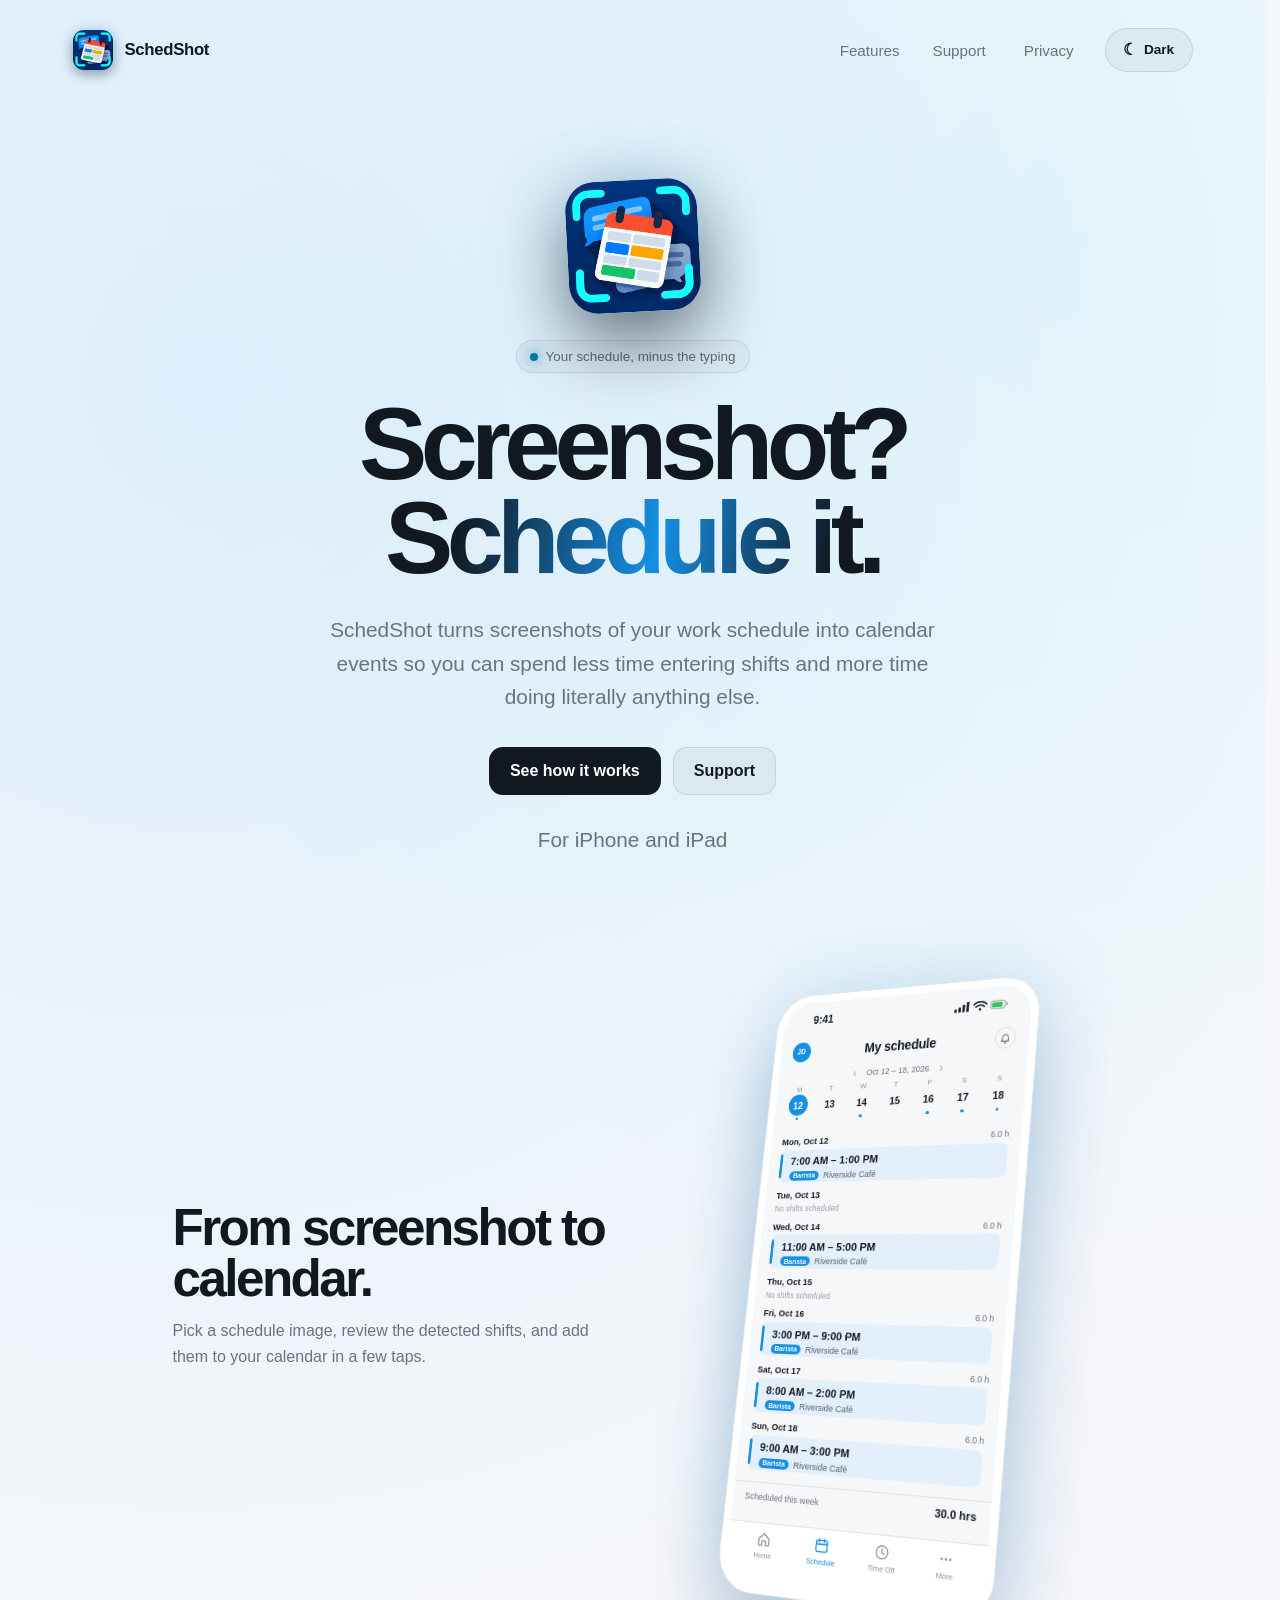
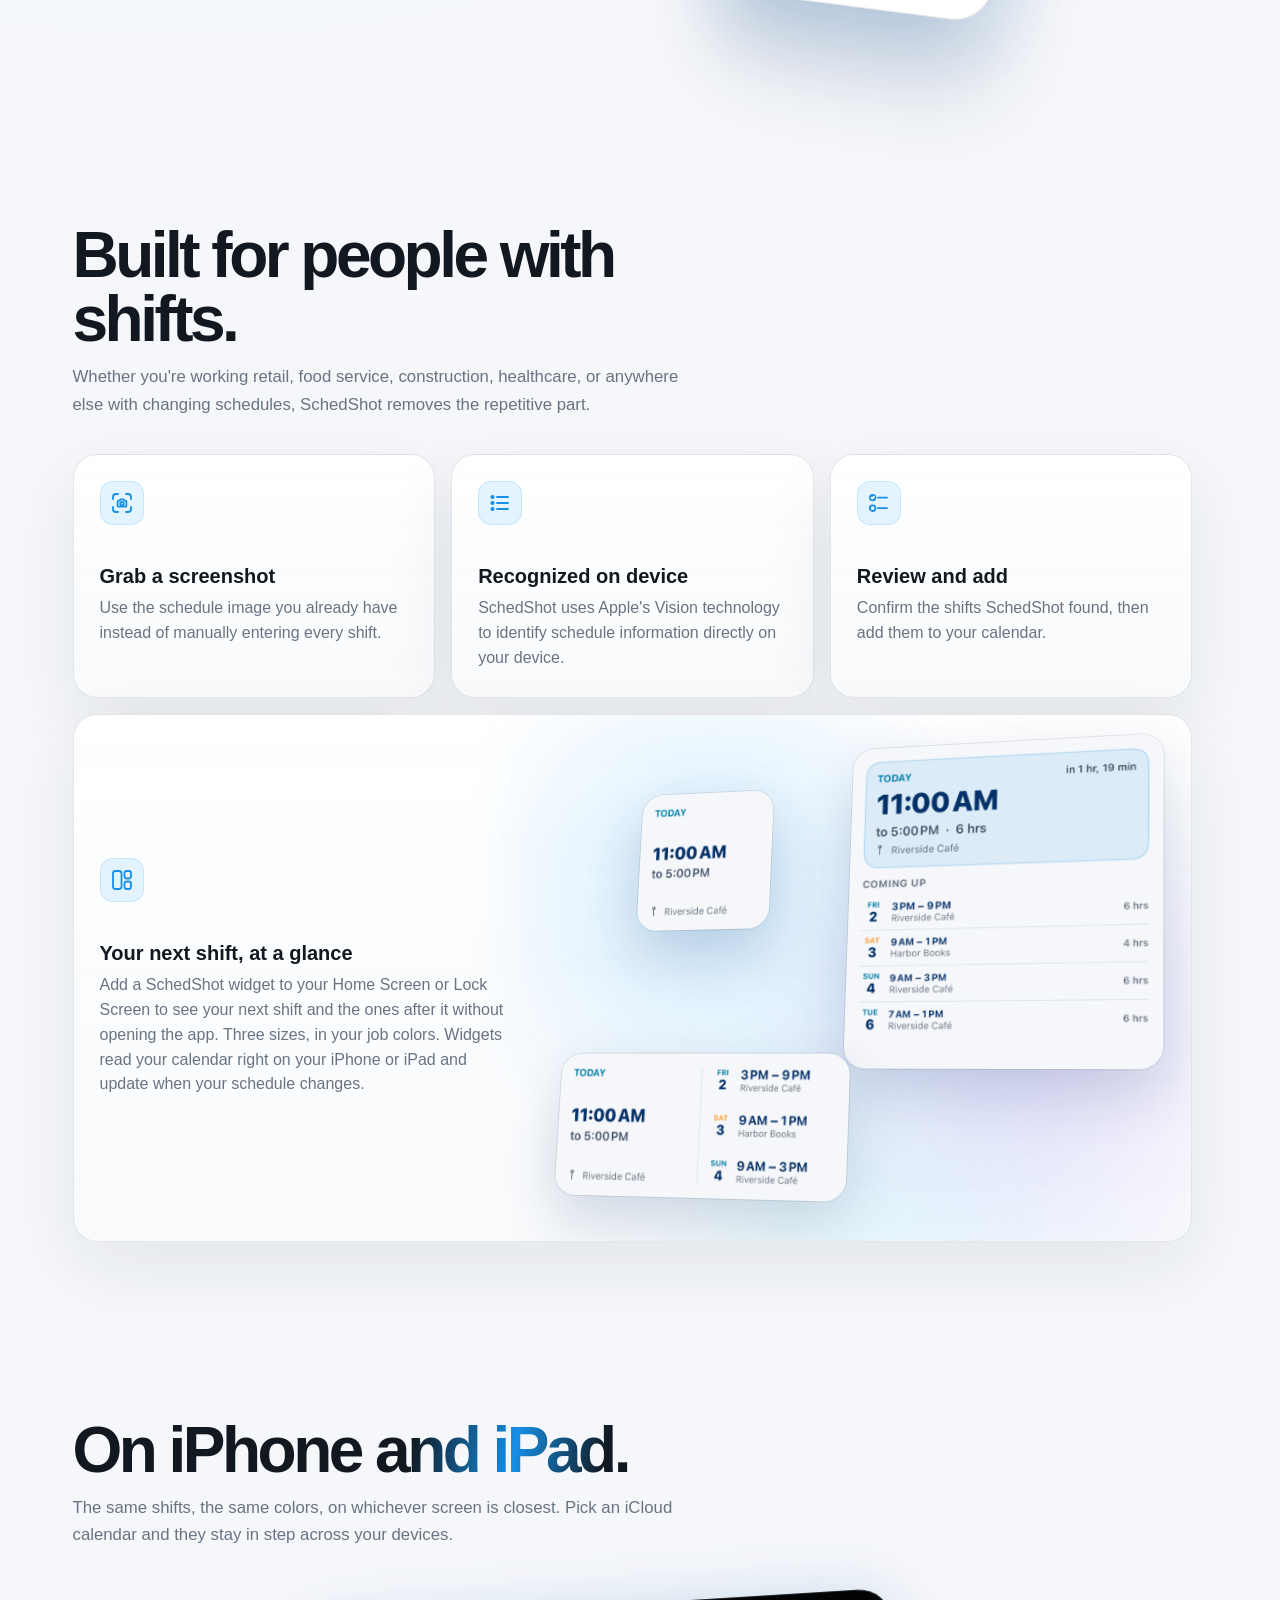
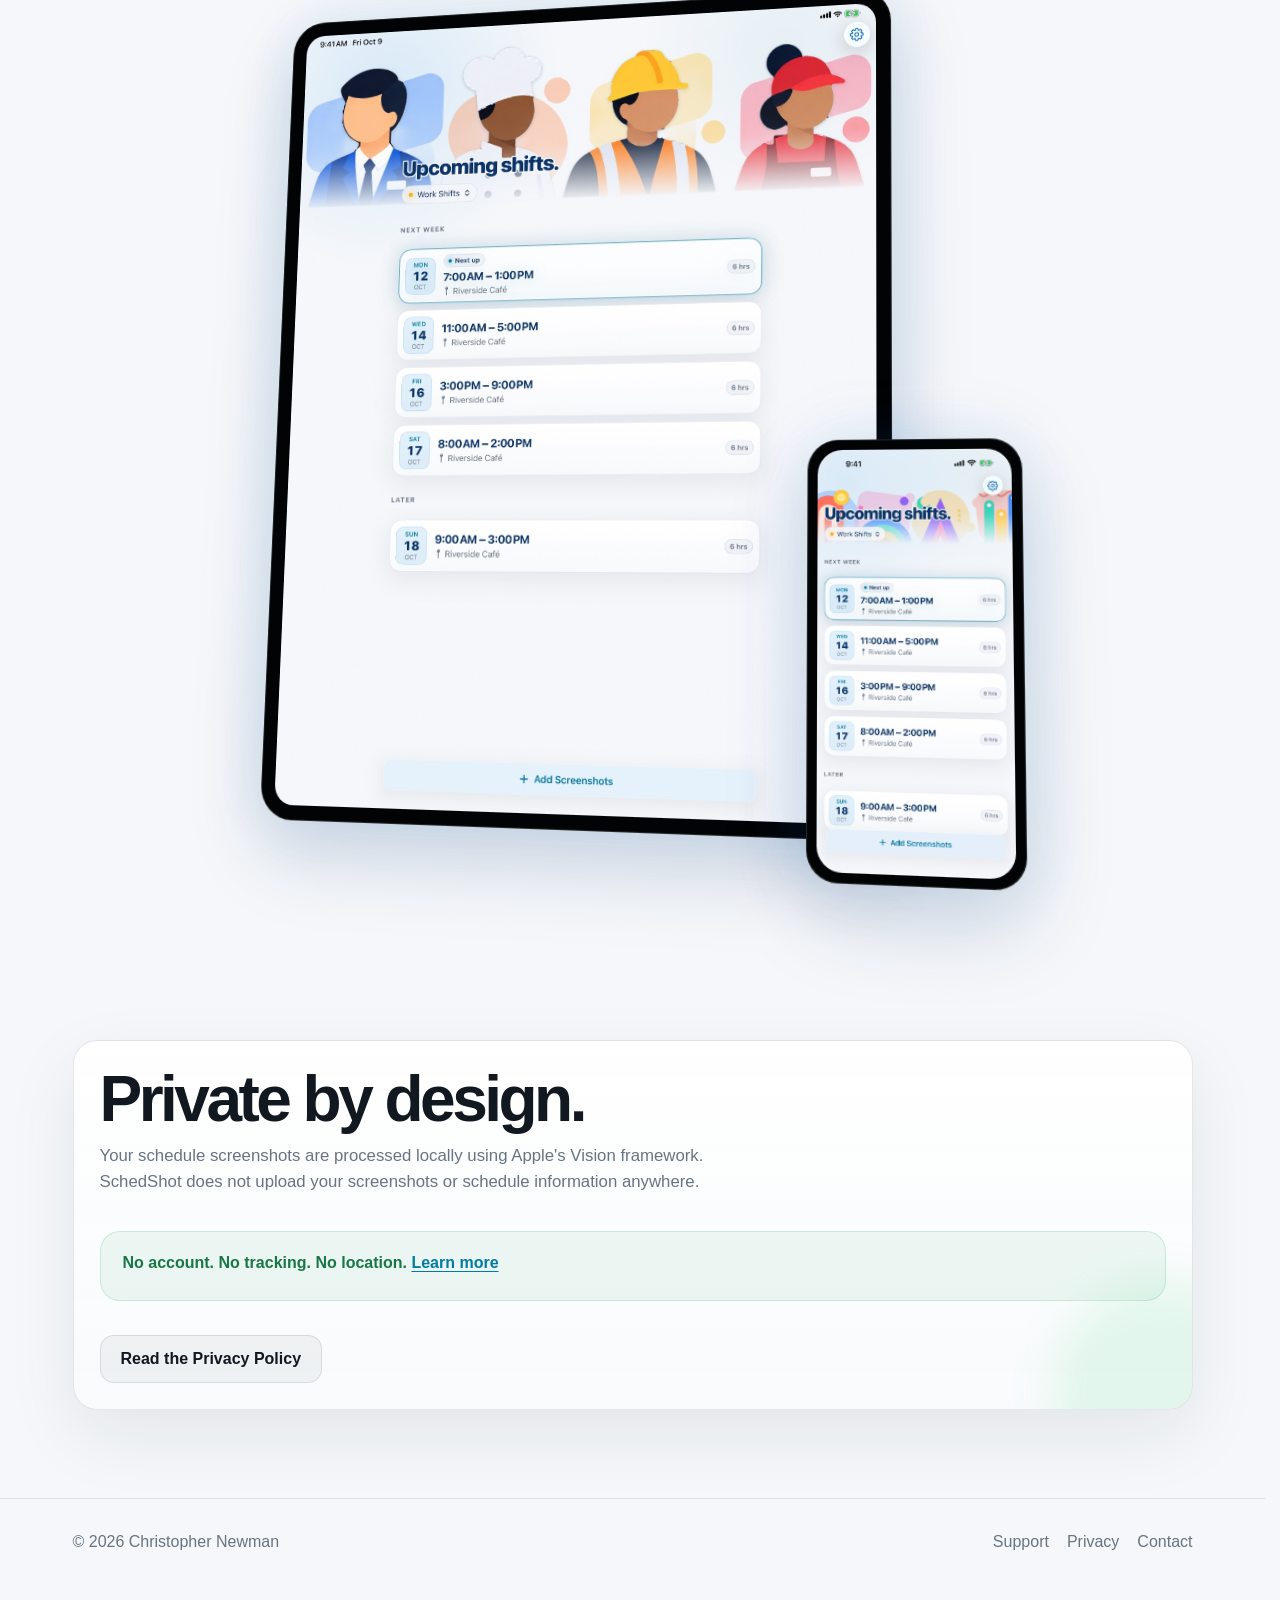
<file: index.html>
<!doctype html>
<html lang="en">
<head>
  <meta charset="utf-8" />
  <meta name="viewport" content="width=device-width, initial-scale=1" />
  <title>SchedShot</title>
  <meta
    name="description"
    content="Turn screenshots of your work schedule into calendar events."
  />
  <link rel="icon" type="image/svg+xml" href="favicon.svg" />
  <link rel="icon" type="image/png" sizes="32x32" href="favicon-32.png" />
  <link rel="apple-touch-icon" href="apple-touch-icon.png" />
<script src="theme.js"></script>
  <link rel="stylesheet" href="style.css?v=18">
</head>
<body class="home-page">
  <div class="wrap">
    <nav aria-label="Main navigation">
      <a href="index.html" class="brand" aria-label="SchedShot home">
        <img class="brand-icon" src="schedshot-icon.png" alt="" />
        SchedShot
      </a>
      <div class="nav-links">
        <a href="index.html#features">Features</a>
        <a href="support.html">Support</a>
        <a href="privacy.html">Privacy</a>
        <button class="theme-toggle" id="theme-toggle" type="button"
          aria-label="Switch appearance" hidden>
          <span id="theme-icon" aria-hidden="true">☀︎</span>
          <span class="theme-label" id="theme-label">Light</span>
        </button>
      </div>
    </nav>
    <main>
      <section class="hero">
        <div class="hero-icon-wrap">
          <img
            src="schedshot-icon.png"
            alt="SchedShot app icon"
            class="hero-icon"
          />
        </div>
        <div class="eyebrow">
          <span class="dot"></span>
          Your schedule, minus the typing
        </div>
        <h1>
          Screenshot?<br>
          <span class="gradient-text">
            Schedule it.
          </span>
        </h1>
        <p>
          SchedShot turns screenshots of your work schedule
          into calendar events so you can spend less time
          entering shifts and more time doing literally
          anything else.
        </p>
        <div class="buttons">
          <a
            class="button primary"
            href="#features"
          >
            See how it works
          </a>
          <a
            class="button secondary"
            href="support.html"
          >
            Support
          </a>
        </div>
        <p class="platforms">For iPhone and iPad</p>
        <div class="app-preview">
          <div class="mock-window">
            <div class="mock-copy">
              <h2>
                From screenshot to calendar.
              </h2>
              <p>
                Pick a schedule image, review the detected
                shifts, and add them to your calendar in a
                few taps.
              </p>
            </div>
            <div class="phone">
              <!-- The phone plays a loop: a schedule screenshot is scanned by a sweeping
                   light, revealing the app's Upcoming shifts screen, then each header
                   (workers, flowers, shapes, winter) wipes in over the last, and it
                   returns to the schedule. The app screenshots are real; one set (light or
                   dark) shows to match the site's theme. Sizes and the hiding are set here
                   so it still works if an old stylesheet is cached. -->
              <div class="screen">
                <div class="deck deck-dark">
                  <img class="h1" src="app-workers-dark.jpg" width="300" height="652" alt="SchedShot's Upcoming shifts screen in dark mode with the workers header" />
                  <img class="h2" src="app-flowers-dark.jpg" width="300" height="652" alt="SchedShot's Upcoming shifts screen in dark mode with the flowers header" aria-hidden="true"
                    style="position: absolute; inset: 0; width: 100%; height: 100%; clip-path: inset(0 0 100% 0)" />
                  <img class="h3" src="app-shapes-dark.jpg" width="300" height="652" alt="SchedShot's Upcoming shifts screen in dark mode with the shapes header" aria-hidden="true"
                    style="position: absolute; inset: 0; width: 100%; height: 100%; clip-path: inset(0 0 100% 0)" />
                  <img class="h4" src="app-winter-dark.jpg" width="300" height="652" alt="SchedShot's Upcoming shifts screen in dark mode with the winter header" aria-hidden="true"
                    style="position: absolute; inset: 0; width: 100%; height: 100%; clip-path: inset(0 0 100% 0)" />
                </div>
                <div class="deck deck-light" style="position: absolute; inset: 0; visibility: hidden">
                  <img class="h1" src="app-workers-light.jpg" width="300" height="652" alt="SchedShot's Upcoming shifts screen in light mode with the workers header" />
                  <img class="h2" src="app-flowers-light.jpg" width="300" height="652" alt="SchedShot's Upcoming shifts screen in light mode with the flowers header" aria-hidden="true"
                    style="position: absolute; inset: 0; width: 100%; height: 100%; clip-path: inset(0 0 100% 0)" />
                  <img class="h3" src="app-shapes-light.jpg" width="300" height="652" alt="SchedShot's Upcoming shifts screen in light mode with the shapes header" aria-hidden="true"
                    style="position: absolute; inset: 0; width: 100%; height: 100%; clip-path: inset(0 0 100% 0)" />
                  <img class="h4" src="app-winter-light.jpg" width="300" height="652" alt="SchedShot's Upcoming shifts screen in light mode with the winter header" aria-hidden="true"
                    style="position: absolute; inset: 0; width: 100%; height: 100%; clip-path: inset(0 0 100% 0)" />
                </div>
                <div class="sched" aria-hidden="true">
                  <div class="sched-status">
                    <span>9:41</span>
                    <svg viewBox="0 0 66 12" fill="currentColor">
                      <rect x="0" y="8" width="3" height="4" rx=".7" /><rect x="5" y="6" width="3" height="6" rx=".7" />
                      <rect x="10" y="3" width="3" height="9" rx=".7" /><rect x="15" y="0" width="3" height="12" rx=".7" />
                      <g fill="none" stroke="currentColor" stroke-width="1.7" stroke-linecap="round">
                        <path d="M24 4.4a11 11 0 0 1 16 0" /><path d="M26.7 7.2a7 7 0 0 1 10.6 0" />
                      </g>
                      <circle cx="32" cy="10.2" r="1.5" />
                      <rect x="45" y="1.4" width="18" height="9.2" rx="2.7" fill="none" stroke="currentColor" opacity=".45" />
                      <rect x="46.6" y="3" width="13" height="6" rx="1.5" fill="#34c759" />
                      <rect x="64.2" y="4.4" width="1.6" height="3.2" rx=".8" opacity=".45" />
                    </svg>
                  </div>
                  <div class="sched-nav"><em>JD</em><b>My schedule</b><u><svg viewBox="0 0 24 24" fill="none" stroke="currentColor" stroke-width="1.9" stroke-linecap="round" stroke-linejoin="round"><path d="M6 16v-5a6 6 0 0 1 12 0v5l1.6 2H4.4z" /><path d="M10 20.5a2 2 0 0 0 4 0" /></svg></u></div>
                  <div class="sched-week"><span>‹</span>Oct 12 – 18, 2026<span>›</span></div>
                  <div class="sched-strip">
                    <div class="d on has"><small>M</small><b>12</b><i></i></div>
                    <div class="d"><small>T</small><b>13</b><i></i></div>
                    <div class="d has"><small>W</small><b>14</b><i></i></div>
                    <div class="d"><small>T</small><b>15</b><i></i></div>
                    <div class="d has"><small>F</small><b>16</b><i></i></div>
                    <div class="d has"><small>S</small><b>17</b><i></i></div>
                    <div class="d has"><small>S</small><b>18</b><i></i></div>
                  </div>
                  <div class="sched-list">
                    <div class="day">
                      <div class="day-head"><b>Mon, Oct 12</b><span>6.0 h</span></div>
                      <div class="day-card"><b>7:00 AM – 1:00 PM</b><span><em>Barista</em>Riverside Café</span></div>
                    </div>
                    <div class="day">
                      <div class="day-head"><b>Tue, Oct 13</b><span></span></div>
                      <div class="day-none">No shifts scheduled</div>
                    </div>
                    <div class="day">
                      <div class="day-head"><b>Wed, Oct 14</b><span>6.0 h</span></div>
                      <div class="day-card"><b>11:00 AM – 5:00 PM</b><span><em>Barista</em>Riverside Café</span></div>
                    </div>
                    <div class="day">
                      <div class="day-head"><b>Thu, Oct 15</b><span></span></div>
                      <div class="day-none">No shifts scheduled</div>
                    </div>
                    <div class="day">
                      <div class="day-head"><b>Fri, Oct 16</b><span>6.0 h</span></div>
                      <div class="day-card"><b>3:00 PM – 9:00 PM</b><span><em>Barista</em>Riverside Café</span></div>
                    </div>
                    <div class="day">
                      <div class="day-head"><b>Sat, Oct 17</b><span>6.0 h</span></div>
                      <div class="day-card"><b>8:00 AM – 2:00 PM</b><span><em>Barista</em>Riverside Café</span></div>
                    </div>
                    <div class="day">
                      <div class="day-head"><b>Sun, Oct 18</b><span>6.0 h</span></div>
                      <div class="day-card"><b>9:00 AM – 3:00 PM</b><span><em>Barista</em>Riverside Café</span></div>
                    </div>
                  </div>
                  <div class="sched-total"><span>Scheduled this week</span><b>30.0 hrs</b></div>
                  <div class="sched-tabs">
                    <div><svg viewBox="0 0 24 24" fill="none" stroke="currentColor" stroke-width="1.8" stroke-linecap="round" stroke-linejoin="round"><path d="M4 11l8-7 8 7v8a1 1 0 0 1-1 1h-4v-6h-6v6H5a1 1 0 0 1-1-1z" /></svg>Home</div>
                    <div class="on"><svg viewBox="0 0 24 24" fill="none" stroke="currentColor" stroke-width="1.8" stroke-linecap="round" stroke-linejoin="round"><rect x="3.5" y="5" width="17" height="15" rx="3" /><path d="M3.5 10h17M8 3v4M16 3v4" /></svg>Schedule</div>
                    <div><svg viewBox="0 0 24 24" fill="none" stroke="currentColor" stroke-width="1.8" stroke-linecap="round" stroke-linejoin="round"><circle cx="12" cy="12" r="8.5" /><path d="M12 7.5V12l3 2" /></svg>Time Off</div>
                    <div><svg viewBox="0 0 24 24" fill="currentColor"><circle cx="6" cy="12" r="1.7" /><circle cx="12" cy="12" r="1.7" /><circle cx="18" cy="12" r="1.7" /></svg>More</div>
                  </div>
                </div>
                <div class="scan" aria-hidden="true"></div>
              </div>
            </div>
          </div>
        </div>
      </section>
      <section id="features">
        <div class="section-head">
          <h2>
            Built for people with shifts.
          </h2>
          <p>
            Whether you're working retail, food service,
            construction, healthcare, or anywhere else with
            changing schedules, SchedShot removes the
            repetitive part.
          </p>
        </div>
        <div class="grid">
          <div class="card">
            <div class="feature-icon">
              <!-- Like the app's camera.viewfinder -->
              <svg viewBox="0 0 24 24" fill="none" stroke="currentColor" stroke-width="1.8"
                stroke-linecap="round" stroke-linejoin="round" aria-hidden="true">
                <path d="M3 8V6a3 3 0 0 1 3-3h2" />
                <path d="M16 3h2a3 3 0 0 1 3 3v2" />
                <path d="M21 16v2a3 3 0 0 1-3 3h-2" />
                <path d="M8 21H6a3 3 0 0 1-3-3v-2" />
                <path d="M8.6 9.6h1.1l.9-1.3h2.8l.9 1.3h1.1a1 1 0 0 1 1 1v4.1a1 1 0 0 1-1 1H8.6a1 1 0 0 1-1-1v-4.1a1 1 0 0 1 1-1z" />
                <circle cx="12" cy="12.7" r="1.7" />
              </svg>
            </div>
            <h3>
              Grab a screenshot
            </h3>
            <p>
              Use the schedule image you already have
              instead of manually entering every shift.
            </p>
          </div>
          <div class="card">
            <div class="feature-icon">
              <!-- Like the app's list.bullet -->
              <svg viewBox="0 0 24 24" fill="none" stroke="currentColor" stroke-width="1.9"
                stroke-linecap="round" stroke-linejoin="round" aria-hidden="true">
                <circle cx="4.5" cy="6" r="1.15" fill="currentColor" />
                <circle cx="4.5" cy="12" r="1.15" fill="currentColor" />
                <circle cx="4.5" cy="18" r="1.15" fill="currentColor" />
                <path d="M9 6h11" />
                <path d="M9 12h11" />
                <path d="M9 18h11" />
              </svg>
            </div>
            <h3>
              Recognized on device
            </h3>
            <p>
              SchedShot uses Apple's Vision technology to
              identify schedule information directly on
              your device.
            </p>
          </div>
          <div class="card">
            <div class="feature-icon">
              <!-- Like the app's checklist -->
              <svg viewBox="0 0 24 24" fill="none" stroke="currentColor" stroke-width="1.8"
                stroke-linecap="round" stroke-linejoin="round" aria-hidden="true">
                <circle cx="5.6" cy="6.6" r="2.8" fill="currentColor" />
                <path d="M4.4 6.7l.9.9 1.5-1.8" style="stroke: var(--panel)" />
                <circle cx="5.6" cy="17.2" r="2.8" />
                <path d="M11 6.6h9" />
                <path d="M11 17.2h9" />
              </svg>
            </div>
            <h3>
              Review and add
            </h3>
            <p>
              Confirm the shifts SchedShot found, then add
              them to your calendar.
            </p>
          </div>
          <div class="card feature-wide">
            <div class="feature-wide-copy">
              <div class="feature-icon">
                <!-- Widgets: a large tile beside two small ones -->
                <svg viewBox="0 0 24 24" fill="none" stroke="currentColor" stroke-width="1.8"
                  stroke-linecap="round" stroke-linejoin="round" aria-hidden="true">
                  <rect x="3" y="3" width="8.5" height="18" rx="2.5" />
                  <rect x="14.5" y="3" width="6.5" height="7.5" rx="2.2" />
                  <rect x="14.5" y="13.5" width="6.5" height="7.5" rx="2.2" />
                </svg>
              </div>
              <h3>
                Your next shift, at a glance
              </h3>
              <p>
                Add a SchedShot widget to your Home Screen or
                Lock Screen to see your next shift and the ones
                after it without opening the app. Three sizes,
                in your job colors. Widgets read your calendar
                right on your iPhone or iPad and update when
                your schedule changes.
              </p>
            </div>
            <!-- The real widget designs in all three sizes, drawn by the app
                 itself with fictional shifts, in the site's light or dark:
                 a tilted, gently floating cluster over soft glows. -->
            <div class="widget-stage">
              <div class="widget-glow" aria-hidden="true"></div>
              <div class="widget-cluster">
                <figure class="widget-size large">
                  <img class="w-dark" src="widget-large-dark.png" width="728" height="764" loading="lazy" alt="The large SchedShot widget: today's shift with a countdown, and four more coming up" />
                  <img class="w-light" src="widget-large-light.png" width="728" height="764" loading="lazy" alt="The large SchedShot widget: today's shift with a countdown, and four more coming up" />
                </figure>
                <figure class="widget-size medium">
                  <img class="w-dark" src="widget-medium-dark.png" width="728" height="340" loading="lazy" alt="The medium SchedShot widget: today's shift, plus the next three" />
                  <img class="w-light" src="widget-medium-light.png" width="728" height="340" loading="lazy" alt="The medium SchedShot widget: today's shift, plus the next three" />
                </figure>
                <figure class="widget-size small">
                  <img class="w-dark" src="widget-small-dark.png" width="340" height="340" loading="lazy" alt="The small SchedShot widget: today's shift, 11:00 AM to 5:00 PM at Riverside Café" />
                  <img class="w-light" src="widget-small-light.png" width="340" height="340" loading="lazy" alt="The small SchedShot widget: today's shift, 11:00 AM to 5:00 PM at Riverside Café" />
                </figure>
              </div>
            </div>
          </div>
        </div>
      </section>
      <section class="devices" id="devices">
        <div class="section-head">
          <h2>
            On iPhone <span class="gradient-text">and iPad.</span>
          </h2>
          <p>
            The same shifts, the same colors, on whichever
            screen is closest. Pick an iCloud calendar and
            they stay in step across your devices.
          </p>
        </div>
        <!-- Real screenshots of the app in iPad and iPhone frames, cycling
             through the four header pictures with a scan sweep. The two
             devices never show the same picture, and sweep at different
             moments (the iPhone starts two pictures ahead, half a step off).
             One deck per theme, matching the site. -->
        <div class="devices-shot">
          <div class="ipad-frame">
            <div class="dev-screen">
              <div class="dev-deck deck-dark">
                <img class="d1" src="devices-ipad-workers-dark.jpg" width="1125" height="1500" loading="lazy" alt="SchedShot on iPad showing upcoming shifts" />
                <img class="d2" src="devices-ipad-flowers-dark.jpg" width="1125" height="1500" loading="lazy" alt="" aria-hidden="true" />
                <img class="d3" src="devices-ipad-shapes-dark.jpg" width="1125" height="1500" loading="lazy" alt="" aria-hidden="true" />
                <img class="d4" src="devices-ipad-winter-dark.jpg" width="1125" height="1500" loading="lazy" alt="" aria-hidden="true" />
              </div>
              <div class="dev-deck deck-light">
                <img class="d1" src="devices-ipad-workers-light.jpg" width="1125" height="1500" loading="lazy" alt="SchedShot on iPad showing upcoming shifts" />
                <img class="d2" src="devices-ipad-flowers-light.jpg" width="1125" height="1500" loading="lazy" alt="" aria-hidden="true" />
                <img class="d3" src="devices-ipad-shapes-light.jpg" width="1125" height="1500" loading="lazy" alt="" aria-hidden="true" />
                <img class="d4" src="devices-ipad-winter-light.jpg" width="1125" height="1500" loading="lazy" alt="" aria-hidden="true" />
              </div>
              <div class="dev-scan" aria-hidden="true"></div>
            </div>
          </div>
          <div class="iphone-frame">
            <div class="dev-screen">
              <div class="dev-deck deck-dark">
                <img class="d1" src="devices-iphone-shapes-dark.jpg" width="552" height="1200" loading="lazy" alt="SchedShot on iPhone showing upcoming shifts" />
                <img class="d2" src="devices-iphone-winter-dark.jpg" width="552" height="1200" loading="lazy" alt="" aria-hidden="true" />
                <img class="d3" src="devices-iphone-workers-dark.jpg" width="552" height="1200" loading="lazy" alt="" aria-hidden="true" />
                <img class="d4" src="devices-iphone-flowers-dark.jpg" width="552" height="1200" loading="lazy" alt="" aria-hidden="true" />
              </div>
              <div class="dev-deck deck-light">
                <img class="d1" src="devices-iphone-shapes-light.jpg" width="552" height="1200" loading="lazy" alt="SchedShot on iPhone showing upcoming shifts" />
                <img class="d2" src="devices-iphone-winter-light.jpg" width="552" height="1200" loading="lazy" alt="" aria-hidden="true" />
                <img class="d3" src="devices-iphone-workers-light.jpg" width="552" height="1200" loading="lazy" alt="" aria-hidden="true" />
                <img class="d4" src="devices-iphone-flowers-light.jpg" width="552" height="1200" loading="lazy" alt="" aria-hidden="true" />
              </div>
              <div class="dev-scan" aria-hidden="true"></div>
            </div>
          </div>
        </div>
      </section>
      <section>
        <div class="card privacy">
          <div class="section-head">
            <h2>
              Private by design.
            </h2>
            <p>
              Your schedule screenshots are processed
              locally using Apple's Vision framework.
              SchedShot does not upload your screenshots
              or schedule information anywhere.
            </p>
          </div>
          <div class="privacy-callout">
            <strong>
              No account. No tracking. No location.
              <a href="privacy.html#location">Learn more</a>
            </strong>
          </div>
          <div
            class="buttons left"
          >
            <a
              class="button secondary"
              href="privacy.html"
            >
              Read the Privacy Policy
            </a>
          </div>
        </div>
      </section>
    </main>
  </div>
    <footer>
      <div class="wrap footer-row">
        <div>
          © 2026 Christopher Newman
        </div>
        <div class="footer-links">
          <a href="support.html">
            Support
          </a>
          <a href="privacy.html">
            Privacy
          </a>
          <a href="mailto:schedshot@icloud.com">
            Contact
          </a>
        </div>
      </div>
    </footer>
</body>
</html>
</file>
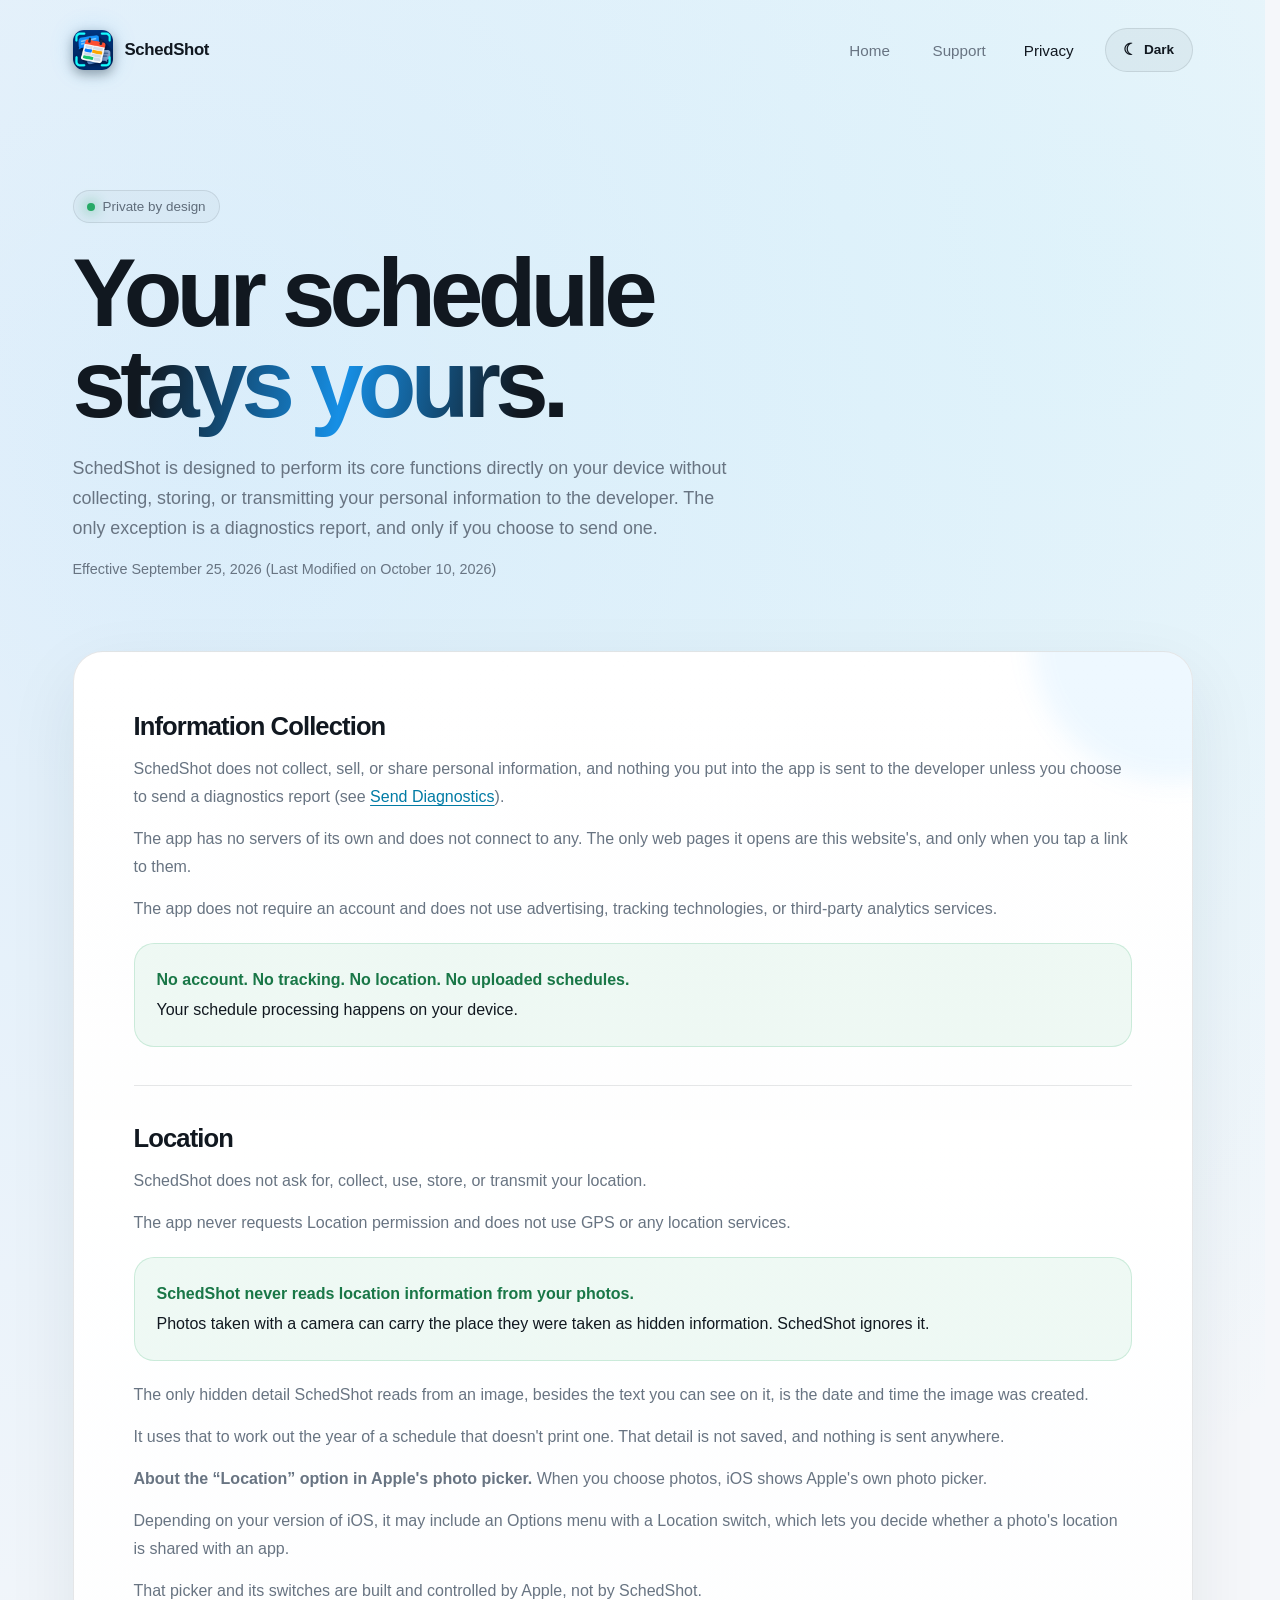
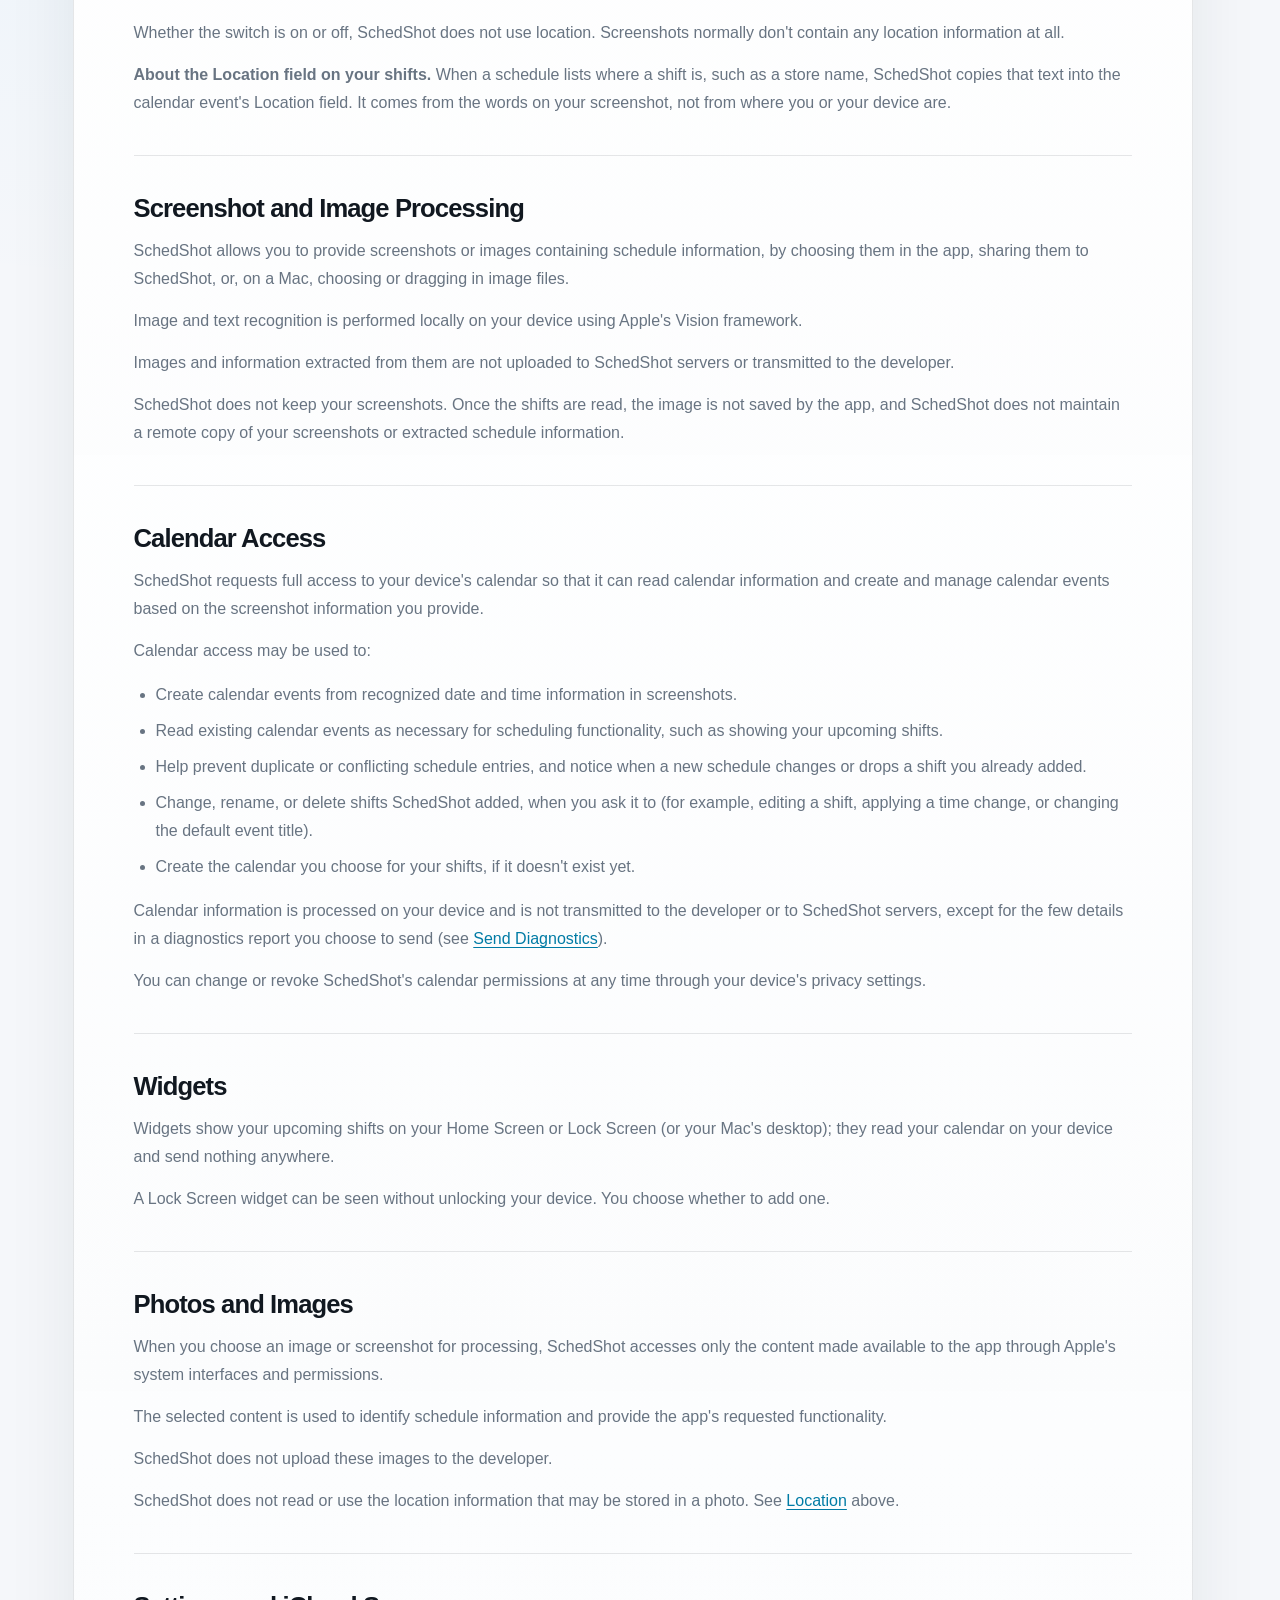
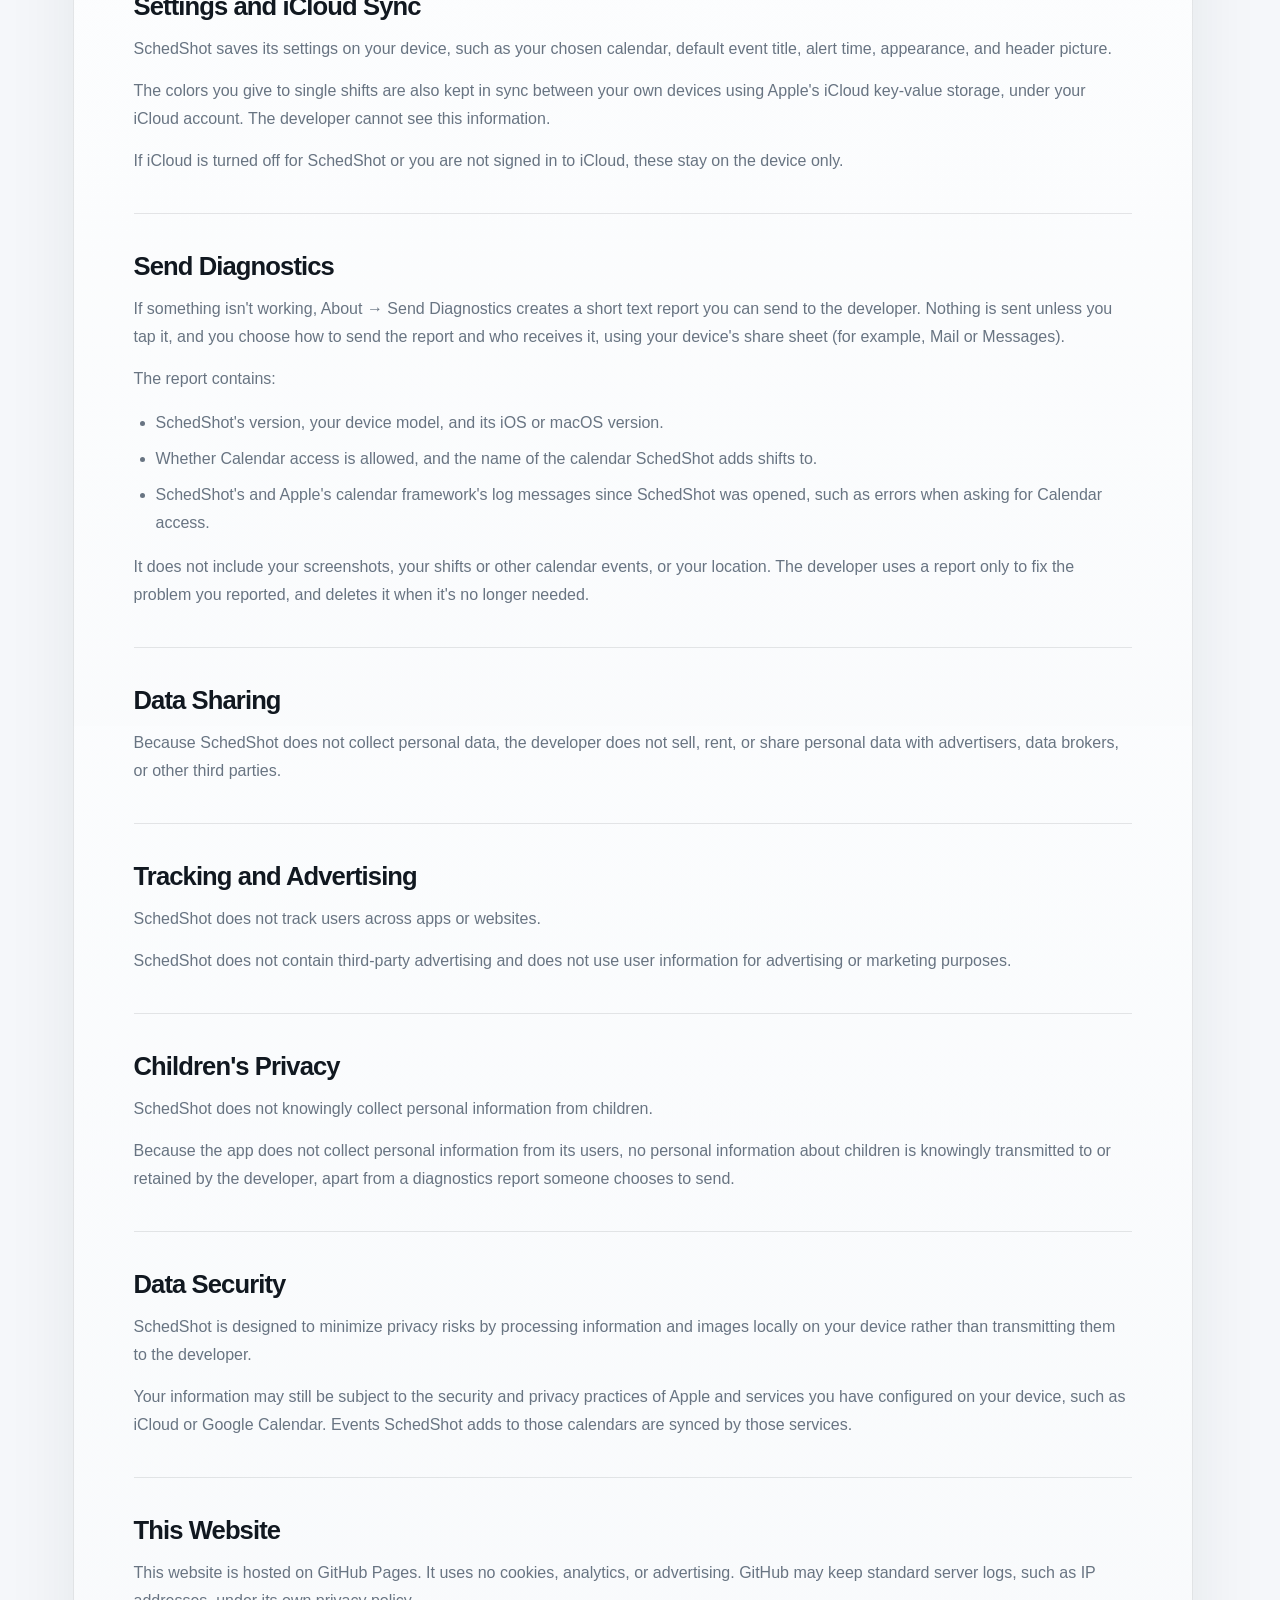
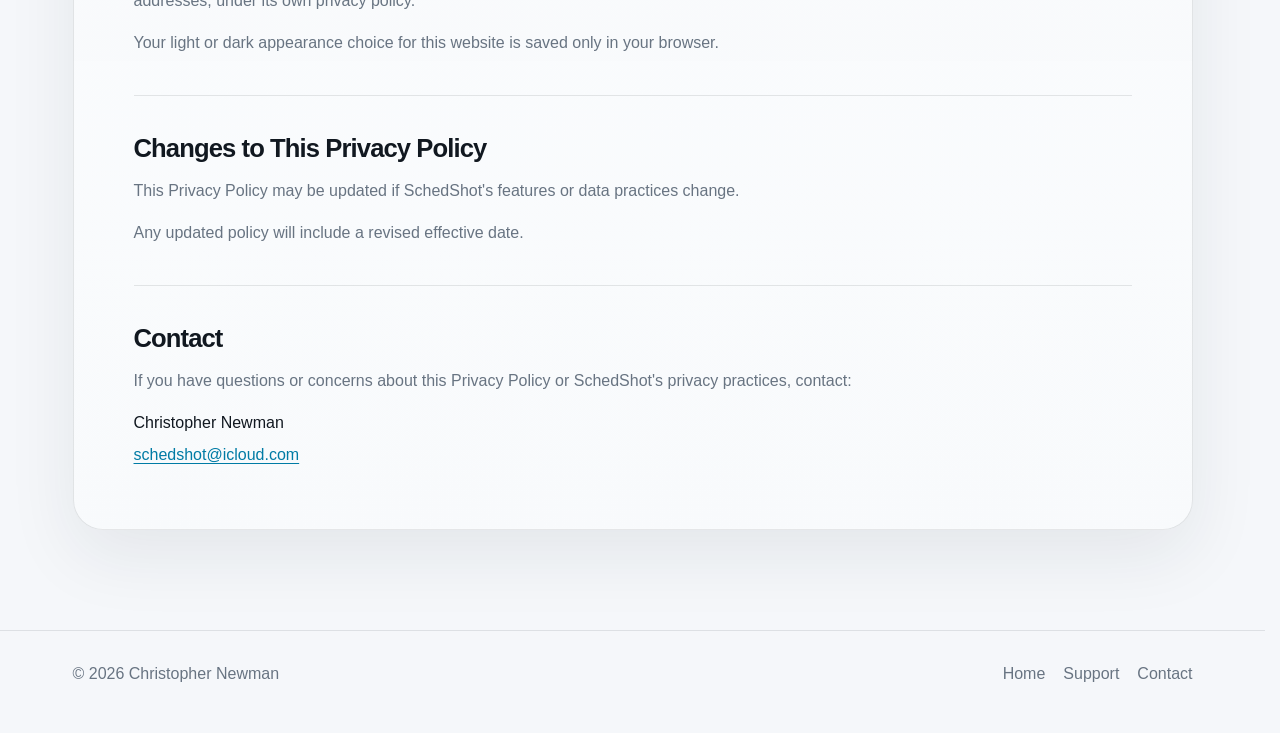
<file: privacy.html>
<!doctype html>
<html lang="en">
<head>
  <meta charset="utf-8" />
  <meta
    name="viewport"
    content="width=device-width, initial-scale=1"
  />
  <title>
    Privacy Policy — SchedShot
  </title>
  <meta
    name="description"
    content="SchedShot Privacy Policy."
  />
  <link rel="icon" type="image/svg+xml" href="favicon.svg" />
  <link rel="icon" type="image/png" sizes="32x32" href="favicon-32.png" />
  <link rel="apple-touch-icon" href="apple-touch-icon.png" />
<script src="theme.js"></script>
  <link rel="stylesheet" href="style.css?v=18">
</head>
<body class="privacy-page">
  <div class="wrap">
    <nav aria-label="Main navigation">
      <a href="index.html" class="brand" aria-label="SchedShot home">
        <img class="brand-icon" src="schedshot-icon.png" alt="" />
        SchedShot
      </a>
      <div class="nav-links">
        <a href="index.html">Home</a>
        <a href="support.html">Support</a>
        <a href="privacy.html" aria-current="page">Privacy</a>
        <button class="theme-toggle" id="theme-toggle" type="button"
          aria-label="Switch appearance" hidden>
          <span id="theme-icon" aria-hidden="true">☀︎</span>
          <span class="theme-label" id="theme-label">Light</span>
        </button>
      </div>
    </nav>
    <main>
      <section class="hero">
        <div class="eyebrow">
          <span class="dot"></span>
          Private by design
        </div>
        <h1>
          Your schedule<br>
          <span class="gradient-text">
            stays yours.
          </span>
        </h1>
        <p>
          SchedShot is designed to perform its core
          functions directly on your device without
          collecting, storing, or transmitting your
          personal information to the developer. The
          only exception is a diagnostics report, and
          only if you choose to send one.
        </p>
        <div class="updated">
          Effective September 25, 2026 (Last Modified on October 10, 2026)
        </div>
      </section>
      <section class="policy">
        <div class="policy-card">
          <div class="policy-section">
            <h2>
              Information Collection
            </h2>
            <p>
              SchedShot does not collect, sell, or share
              personal information, and nothing you put
              into the app is sent to the developer unless
              you choose to send a diagnostics report (see
              <a href="#diagnostics">Send Diagnostics</a>).
            </p>
            <p>
              The app has no servers of its own and does
              not connect to any. The only web pages it
              opens are this website's, and only when you
              tap a link to them.
            </p>
            <p>
              The app does not require an account and
              does not use advertising, tracking
              technologies, or third-party analytics
              services.
            </p>
            <div class="privacy-callout">
              <strong>
                No account. No tracking. No location.
                No uploaded schedules.
              </strong>
              Your schedule processing happens on your
              device.
            </div>
          </div>
          <div class="policy-section" id="location">
            <h2>
              Location
            </h2>
            <p>
              SchedShot does not ask for, collect, use,
              store, or transmit your location.
            </p>
            <p>
              The app never requests Location permission
              and does not use GPS or any location
              services.
            </p>
            <div class="privacy-callout">
              <strong>
                SchedShot never reads location
                information from your photos.
              </strong>
              Photos taken with a camera can carry the
              place they were taken as hidden
              information. SchedShot ignores it.
            </div>
            <p>
              The only hidden detail SchedShot reads from
              an image, besides the text you can see on it,
              is the date and time the image was created.
            </p>
            <p>
              It uses that to work out the year of a
              schedule that doesn't print one. That detail
              is not saved, and nothing is sent anywhere.
            </p>
            <p>
              <strong>
                About the &ldquo;Location&rdquo; option in
                Apple's photo picker.
              </strong>
              When you choose photos, iOS shows Apple's own
              photo picker.
            </p>
            <p>
              Depending on your version of iOS, it may
              include an Options menu with a Location
              switch, which lets you decide whether a
              photo's location is shared with an app.
            </p>
            <p>
              That picker and its switches are built and
              controlled by Apple, not by SchedShot.
            </p>
            <p>
              Whether the switch is on or off, SchedShot
              does not use location. Screenshots normally
              don't contain any location information at
              all.
            </p>
            <p>
              <strong>
                About the Location field on your shifts.
              </strong>
              When a schedule lists where a shift is, such
              as a store name, SchedShot copies that text
              into the calendar event's Location field.
              It comes from the words on your screenshot,
              not from where you or your device are.
            </p>
          </div>
          <div class="policy-section">
            <h2>
              Screenshot and Image Processing
            </h2>
            <p>
              SchedShot allows you to provide screenshots
              or images containing schedule
              information, by choosing them in the app,
              sharing them to SchedShot, or, on a Mac,
              choosing or dragging in image files.
            </p>
            <p>
              Image and text recognition is performed
              locally on your device using Apple's Vision
              framework.
            </p>
            <p>
              Images and information extracted from them
              are not uploaded to SchedShot servers or
              transmitted to the developer.
            </p>
            <p>
              SchedShot does not keep your screenshots.
              Once the shifts are read, the image is not
              saved by the app, and SchedShot does not
              maintain a remote copy of your screenshots
              or extracted schedule information.
            </p>
          </div>
          <div class="policy-section">
            <h2>
              Calendar Access
            </h2>
            <p>
              SchedShot requests full access to your
              device's calendar so that it can read
              calendar information and create and manage
              calendar events based on the screenshot
              information you provide.
            </p>
            <p>
              Calendar access may be used to:
            </p>
            <ul>
              <li>
                Create calendar events from recognized
                date and time information in screenshots.
              </li>
              <li>
                Read existing calendar events as
                necessary for scheduling functionality,
                such as showing your upcoming shifts.
              </li>
              <li>
                Help prevent duplicate or conflicting
                schedule entries, and notice when a new
                schedule changes or drops a shift you
                already added.
              </li>
              <li>
                Change, rename, or delete shifts SchedShot
                added, when you ask it to (for example,
                editing a shift, applying a time change,
                or changing the default event title).
              </li>
              <li>
                Create the calendar you choose for your
                shifts, if it doesn't exist yet.
              </li>
            </ul>
            <p>
              Calendar information is processed on your
              device and is not transmitted to the
              developer or to SchedShot servers, except
              for the few details in a diagnostics report
              you choose to send (see
              <a href="#diagnostics">Send Diagnostics</a>).
            </p>
            <p>
              You can change or revoke SchedShot's
              calendar permissions at any time through
              your device's privacy settings.
            </p>
          </div>
          <div class="policy-section">
            <h2>
              Widgets
            </h2>
            <p>
              Widgets show your upcoming shifts on your
              Home Screen or Lock Screen (or your Mac's
              desktop); they read your calendar on your
              device and send nothing anywhere.
            </p>
            <p>
              A Lock Screen widget can be seen without
              unlocking your device. You choose whether
              to add one.
            </p>
          </div>
          <div class="policy-section">
            <h2>
              Photos and Images
            </h2>
            <p>
              When you choose an image or screenshot for
              processing, SchedShot accesses only the
              content made available to the app through
              Apple's system interfaces and permissions.
            </p>
            <p>
              The selected content is used to identify
              schedule information and provide the app's
              requested functionality.
            </p>
            <p>
              SchedShot does not upload these images to
              the developer.
            </p>
            <p>
              SchedShot does not read or use the location
              information that may be stored in a photo.
              See <a href="#location">Location</a> above.
            </p>
          </div>
          <div class="policy-section">
            <h2>
              Settings and iCloud Sync
            </h2>
            <p>
              SchedShot saves its settings on your device,
              such as your chosen calendar, default event
              title, alert time, appearance, and header
              picture.
            </p>
            <p>
              The colors you give to single shifts are
              also kept in sync between your own devices
              using Apple's iCloud key-value storage, under
              your iCloud account. The developer cannot see
              this information.
            </p>
            <p>
              If iCloud is turned off for SchedShot or you
              are not signed in to iCloud, these stay on
              the device only.
            </p>
          </div>
          <div class="policy-section" id="diagnostics">
            <h2>
              Send Diagnostics
            </h2>
            <p>
              If something isn't working, About &rarr; Send
              Diagnostics creates a short text report you
              can send to the developer. Nothing is sent
              unless you tap it, and you choose how to send
              the report and who receives it, using your
              device's share sheet (for example, Mail or
              Messages).
            </p>
            <p>
              The report contains:
            </p>
            <ul>
              <li>
                SchedShot's version, your device model, and
                its iOS or macOS version.
              </li>
              <li>
                Whether Calendar access is allowed, and the
                name of the calendar SchedShot adds shifts
                to.
              </li>
              <li>
                SchedShot's and Apple's calendar framework's
                log messages since SchedShot was opened,
                such as errors when asking for Calendar
                access.
              </li>
            </ul>
            <p>
              It does not include your screenshots, your
              shifts or other calendar events, or your
              location. The developer uses a report only to
              fix the problem you reported, and deletes it
              when it's no longer needed.
            </p>
          </div>
          <div class="policy-section">
            <h2>
              Data Sharing
            </h2>
            <p>
              Because SchedShot does not collect personal
              data, the developer does not sell, rent, or
              share personal data with advertisers, data
              brokers, or other third parties.
            </p>
          </div>
          <div class="policy-section">
            <h2>
              Tracking and Advertising
            </h2>
            <p>
              SchedShot does not track users across apps
              or websites.
            </p>
            <p>
              SchedShot does not contain third-party
              advertising and does not use user
              information for advertising or marketing
              purposes.
            </p>
          </div>
          <div class="policy-section">
            <h2>
              Children's Privacy
            </h2>
            <p>
              SchedShot does not knowingly collect
              personal information from children.
            </p>
            <p>
              Because the app does not collect personal
              information from its users, no personal
              information about children is knowingly
              transmitted to or retained by the
              developer, apart from a diagnostics report
              someone chooses to send.
            </p>
          </div>
          <div class="policy-section">
            <h2>
              Data Security
            </h2>
            <p>
              SchedShot is designed to minimize privacy
              risks by processing information
              and images locally on your device rather
              than transmitting them to the developer.
            </p>
            <p>
              Your information may still be subject to
              the security and privacy practices of
              Apple and services you have configured on
              your device, such as iCloud or Google
              Calendar. Events SchedShot adds to those
              calendars are synced by those services.
            </p>
          </div>
          <div class="policy-section">
            <h2>
              This Website
            </h2>
            <p>
              This website is hosted on GitHub Pages. It
              uses no cookies, analytics, or advertising.
              GitHub may keep standard server logs, such
              as IP addresses, under its own privacy
              policy.
            </p>
            <p>
              Your light or dark appearance choice for
              this website is saved only in your
              browser.
            </p>
          </div>
          <div class="policy-section">
            <h2>
              Changes to This Privacy Policy
            </h2>
            <p>
              This Privacy Policy may be updated if
              SchedShot's features or data practices
              change.
            </p>
            <p>
              Any updated policy will include a revised
              effective date.
            </p>
          </div>
          <div class="policy-section">
            <h2>
              Contact
            </h2>
            <p>
              If you have questions or concerns about
              this Privacy Policy or SchedShot's privacy
              practices, contact:
            </p>
            <p>
              <span class="highlight">
                Christopher Newman
              </span>
              <br>
              <a
                class="contact"
                href="mailto:schedshot@icloud.com"
              >
                schedshot@icloud.com
              </a>
            </p>
          </div>
        </div>
      </section>
    </main>
  </div>
  <footer>
    <div class="wrap footer-row">
      <div>
        © 2026 Christopher Newman
      </div>
      <div class="footer-links">
        <a href="index.html">
          Home
        </a>
        <a href="support.html">
          Support
        </a>
        <a href="mailto:schedshot@icloud.com">
          Contact
        </a>
      </div>
    </div>
  </footer>
</body>
</html>
</file>
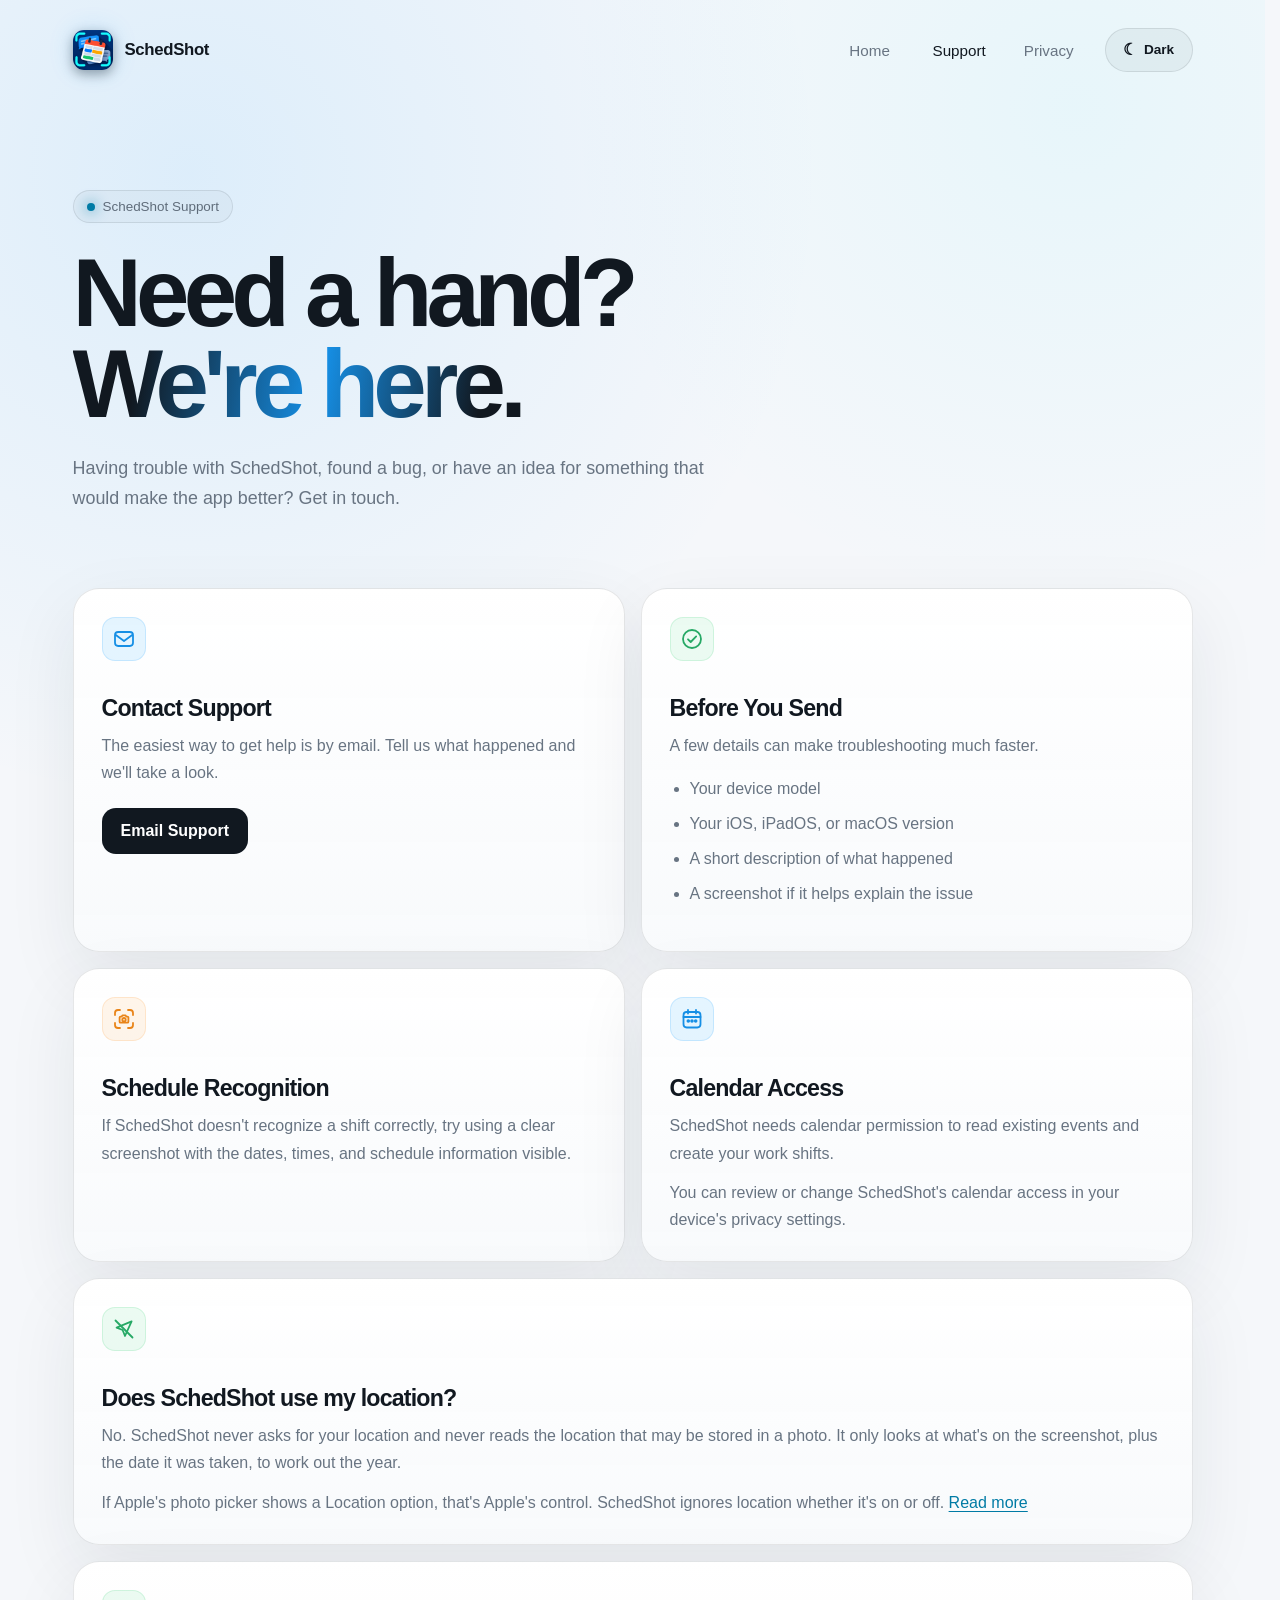
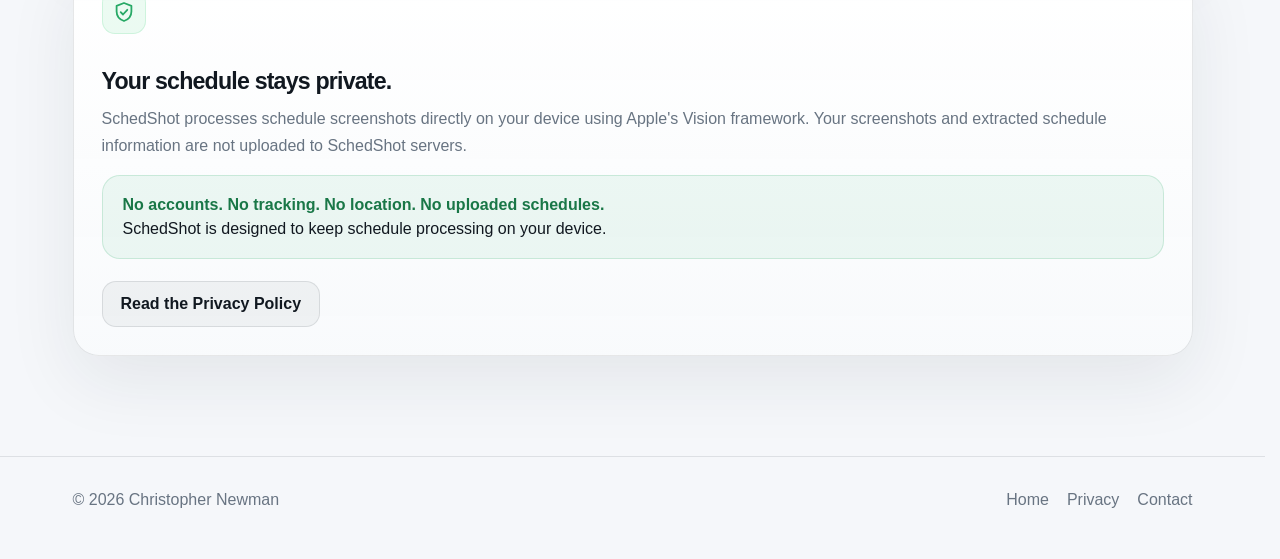
<file: support.html>
<!doctype html>
<html lang="en">
<head>
  <meta charset="utf-8" />
  <meta
    name="viewport"
    content="width=device-width, initial-scale=1"
  />
  <title>
    Support — SchedShot
  </title>
  <meta
    name="description"
    content="Get help with SchedShot."
  />
  <link rel="icon" type="image/svg+xml" href="favicon.svg" />
  <link rel="icon" type="image/png" sizes="32x32" href="favicon-32.png" />
  <link rel="apple-touch-icon" href="apple-touch-icon.png" />
  <script src="theme.js"></script>
  <link rel="stylesheet" href="style.css?v=18">
</head>
<body class="support-page">
  <div class="wrap">
    <nav aria-label="Main navigation">
      <a href="index.html" class="brand" aria-label="SchedShot home">
        <img class="brand-icon" src="schedshot-icon.png" alt="" />
        SchedShot
      </a>
      <div class="nav-links">
        <a href="index.html">Home</a>
        <a href="support.html" aria-current="page">Support</a>
        <a href="privacy.html">Privacy</a>
        <button class="theme-toggle" id="theme-toggle" type="button"
          aria-label="Switch appearance" hidden>
          <span id="theme-icon" aria-hidden="true">☀︎</span>
          <span class="theme-label" id="theme-label">Light</span>
        </button>
      </div>
    </nav>
    <main>
      <section class="hero">
        <div class="eyebrow">
          <span class="dot"></span>
          SchedShot Support
        </div>
        <h1>
          Need a hand?<br>
          <span class="gradient-text">
            We're here.
          </span>
        </h1>
        <p>
          Having trouble with SchedShot, found a bug, or
          have an idea for something that would make the
          app better? Get in touch.
        </p>
      </section>
      <section class="support">
        <div class="grid">
          <div class="card">
            <div class="support-icon">
              <!-- Like the app's envelope -->
              <svg viewBox="0 0 24 24" fill="none" stroke="currentColor" stroke-width="1.8" stroke-linecap="round" stroke-linejoin="round" aria-hidden="true"><rect x="3" y="5" width="18" height="14" rx="3.2" /><path d="M3.8 8l8.2 6 8.2-6" /></svg>
            </div>
            <h2>
              Contact Support
            </h2>
            <p>
              The easiest way to get help is by email.
              Tell us what happened and we'll take a
              look.
            </p>
            <a
              class="button"
              href="mailto:schedshot@icloud.com"
            >
              Email Support
            </a>
          </div>
          <div class="card">
            <div class="support-icon green">
              <!-- Like the app's checkmark.circle -->
              <svg viewBox="0 0 24 24" fill="none" stroke="currentColor" stroke-width="1.8" stroke-linecap="round" stroke-linejoin="round" aria-hidden="true"><circle cx="12" cy="12" r="9" /><path d="M8 12.3l2.7 2.7L16.2 9.4" /></svg>
            </div>
            <h2>
              Before You Send
            </h2>
            <p>
              A few details can make troubleshooting
              much faster.
            </p>
            <ul class="tips">
              <li>
                Your device model
              </li>
              <li>
                Your iOS, iPadOS, or macOS version
              </li>
              <li>
                A short description of what happened
              </li>
              <li>
                A screenshot if it helps explain
                the issue
              </li>
            </ul>
          </div>
          <div class="card">
            <div class="support-icon orange">
              <!-- Like the app's camera.viewfinder -->
              <svg viewBox="0 0 24 24" fill="none" stroke="currentColor" stroke-width="1.8" stroke-linecap="round" stroke-linejoin="round" aria-hidden="true"><path d="M3 8V6a3 3 0 0 1 3-3h2" /><path d="M16 3h2a3 3 0 0 1 3 3v2" /><path d="M21 16v2a3 3 0 0 1-3 3h-2" /><path d="M8 21H6a3 3 0 0 1-3-3v-2" /><path d="M8.6 9.6h1.1l.9-1.3h2.8l.9 1.3h1.1a1 1 0 0 1 1 1v4.1a1 1 0 0 1-1 1H8.6a1 1 0 0 1-1-1v-4.1a1 1 0 0 1 1-1z" /><circle cx="12" cy="12.7" r="1.7" /></svg>
            </div>
            <h2>
              Schedule Recognition
            </h2>
            <p>
              If SchedShot doesn't recognize a shift
              correctly, try using a clear screenshot
              with the dates, times, and schedule
              information visible.
            </p>
          </div>
          <div class="card">
            <div class="support-icon">
              <!-- Like the app's calendar -->
              <svg viewBox="0 0 24 24" fill="none" stroke="currentColor" stroke-width="1.8" stroke-linecap="round" stroke-linejoin="round" aria-hidden="true"><rect x="3.5" y="5" width="17" height="15.5" rx="3.2" /><path d="M3.5 10h17" /><path d="M8 3v3.6" /><path d="M16 3v3.6" /><circle cx="8.3" cy="14" r=".9" fill="currentColor" /><circle cx="12" cy="14" r=".9" fill="currentColor" /><circle cx="15.7" cy="14" r=".9" fill="currentColor" /></svg>
            </div>
            <h2>
              Calendar Access
            </h2>
            <p>
              SchedShot needs calendar permission to
              read existing events and create your
              work shifts.
            </p>
            <p class="spaced-paragraph">
              You can review or change SchedShot's
              calendar access in your device's privacy
              settings.
            </p>
          </div>
          <div class="card large">
            <div class="support-icon green">
              <!-- Like the app's location.slash -->
              <svg viewBox="0 0 24 24" fill="none" stroke="currentColor" stroke-width="1.8" stroke-linecap="round" stroke-linejoin="round" aria-hidden="true"><path d="M19.6 4.4L4.6 10.6l6 2.4 2.4 6z" /><path d="M3.5 3.5l17 17" /></svg>
            </div>
            <h2>
              Does SchedShot use my location?
            </h2>
            <p>
              No. SchedShot never asks for your location
              and never reads the location that may be
              stored in a photo. It only looks at what's on
              the screenshot, plus the date it was taken, to
              work out the year.
            </p>
            <p class="spaced-paragraph">
              If Apple's photo picker shows a Location
              option, that's Apple's control. SchedShot
              ignores location whether it's on or off.
              <a href="privacy.html#location">Read more</a>
            </p>
          </div>
          <div class="card large">
            <div class="support-icon green">
              <!-- Like the app's lock.shield -->
              <svg viewBox="0 0 24 24" fill="none" stroke="currentColor" stroke-width="1.8" stroke-linecap="round" stroke-linejoin="round" aria-hidden="true"><path d="M12 3l7.4 2.9v5.6c0 4.4-3 8-7.4 9.5-4.4-1.5-7.4-5.1-7.4-9.5V5.9z" /><path d="M8.7 12.2l2.3 2.3 4.3-4.7" /></svg>
            </div>
            <h2>
              Your schedule stays private.
            </h2>
            <p>
              SchedShot processes schedule screenshots
              directly on your device using Apple's
              Vision framework.
              Your screenshots and extracted schedule
              information are not uploaded to
              SchedShot servers.
            </p>
            <div class="privacy-callout">
              <strong>
                No accounts. No tracking. No location.
                No uploaded schedules.
              </strong>
              SchedShot is designed to keep schedule
              processing on your device.
            </div>
            <a
              class="button secondary"
              href="privacy.html"
            >
              Read the Privacy Policy
            </a>
          </div>
        </div>
      </section>
    </main>
  </div>
  <footer>
    <div class="wrap footer-row">
      <div>
        © 2026 Christopher Newman
      </div>
      <div class="footer-links">
        <a href="index.html">
          Home
        </a>
        <a href="privacy.html">
          Privacy
        </a>
        <a href="mailto:schedshot@icloud.com">
          Contact
        </a>
      </div>
    </div>
  </footer>
</body>
</html>
</file>
<file: style.css>
/* =========================================================
   SCHEDSHOT
   Shared stylesheet for:
   index.html
   privacy.html
   support.html
   ========================================================= */


/* ---------------------------------------------------------
   VARIABLES
   --------------------------------------------------------- */

:root {
  color-scheme: dark;
  --bg: #07090d;
  --panel: #10141c;
  --panel-2: #151a23;
  --text: #f5f7fb;
  --muted: #9aa4b2;
  --blue: #2ea8ff;
  --cyan: #31e6ff;
  --green: #43d17c;
  --orange: #ff9c37;
  --border: rgba(255, 255, 255, 0.08);
}


/* ---------------------------------------------------------
   RESET / BASE
   --------------------------------------------------------- */

* {
  box-sizing: border-box;
}

html {
  overflow-y: scroll;
  scrollbar-gutter: stable;
  scroll-behavior: smooth;
}

body {
  margin: 0;
  font-family:
    -apple-system,
    BlinkMacSystemFont,
    "SF Pro Display",
    "Segoe UI",
    sans-serif;
  background:
    radial-gradient(
      circle at 15% 8%,
      rgba(46, 168, 255, 0.13),
      transparent 28%
    ),
    radial-gradient(
      circle at 85% 5%,
      rgba(49, 230, 255, 0.05),
      transparent 22%
    ),
    var(--bg);
  color: var(--text);
  min-height: 100vh;
}

a {
  color: inherit;
  text-decoration: none;
}

/* Links inside running text (policy paragraphs, cards, callouts). */
.policy-section p a,
.card p a,
.privacy-callout a {
  color: var(--cyan);
  text-decoration: underline;
  text-underline-offset: 3px;
}


/* ---------------------------------------------------------
   PAGE WIDTHS
   --------------------------------------------------------- */

.wrap {
  width: min(1120px, calc(100% - 40px));
  margin: 0 auto;
}



/* ---------------------------------------------------------
   NAVIGATION
   --------------------------------------------------------- */

nav {
  display: flex;
  align-items: center;
  justify-content: space-between;
  flex-wrap: wrap;
  gap: 16px;
  padding: 28px 0;
}

.brand {
  display: flex;
  align-items: center;
  gap: 12px;
  font-weight: 800;
  font-size: 1.05rem;
  letter-spacing: -0.02em;
}

.brand-icon {
  width: 40px;
  height: 40px;
  border-radius: 11px;
  object-fit: cover;
  box-shadow:
    0 0 24px rgba(46, 168, 255, 0.17),
    0 4px 12px rgba(0, 0, 0, 0.35);
}

.nav-links {
  display: grid;
  grid-template-columns: 8ch 8ch 8ch 88px;
  align-items: center;
  gap: 22px;
  color: var(--muted);
  font-size: 0.95rem;
}

.nav-links a {
  display: inline-flex;
  align-items: center;
  justify-content: center;
  min-height: 44px;
}

.nav-links a:hover {
  color: var(--text);
}


/* ---------------------------------------------------------
   THEME TOGGLE
   --------------------------------------------------------- */

.theme-toggle {
  display: inline-flex;
  align-items: center;
  justify-content: center;
  gap: 7px;
  min-height: 44px;
  width: 88px;
  min-width: 88px;
  flex-shrink: 0;
  padding: 0 14px;
  border-radius: 999px;
  border: 1px solid var(--border);
  background: rgba(255, 255, 255, 0.045);
  color: var(--text);
  font: inherit;
  font-size: 0.85rem;
  font-weight: 650;
  line-height: 1;
  cursor: pointer;
  transition:
    background 0.18s ease,
    border-color 0.18s ease,
    color 0.18s ease;
}

.theme-toggle:hover {
  background: rgba(255, 255, 255, 0.08);

}

#theme-icon {
  display: inline-flex;
  align-items: center;
  justify-content: center;
  font-size: 1rem;
  line-height: 1;
}


/* ---------------------------------------------------------
   GENERIC HERO
   Used on privacy/support
   --------------------------------------------------------- */

.privacy-page .hero,
.support-page .hero {
  padding: 90px 0 54px;
}

.eyebrow {
  display: inline-flex;
  align-items: center;
  gap: 8px;
  padding: 8px 13px;
  border: 1px solid var(--border);
  border-radius: 999px;
  background: rgba(255, 255, 255, 0.035);
  color: #b8c3d1;
  font-size: 0.84rem;
  margin-bottom: 24px;
}

.dot {
  width: 8px;
  height: 8px;
  border-radius: 999px;
  background: var(--cyan);
  box-shadow:
    0 0 14px var(--cyan);
}

.privacy-page .dot {
  background: var(--green);
  box-shadow:
    0 0 14px var(--green);
}

h1 {
  margin: 0;
  font-size: clamp(2.8rem, 8vw, 6rem);
  line-height: 0.95;
  letter-spacing: -0.06em;
  font-weight: 850;
}

.gradient-text {
  background:
    linear-gradient(
      100deg,
      #ffffff 15%,
      #8fdcff 55%,
      #ffffff 90%
    );
  -webkit-background-clip: text;
  background-clip: text;
  color: transparent;
}

.privacy-page .hero p,
.support-page .hero p {
  max-width: 660px;
  margin: 25px 0 0;
  color: var(--muted);
  font-size: 1.12rem;
  line-height: 1.65;
}


/* =========================================================
   HOME PAGE
   ========================================================= */

.home-page .hero {
  padding: 80px 0;
  text-align: center;
}

.hero-icon-wrap {
  display: flex;
  justify-content: center;
  margin-bottom: 28px;
}

.hero-icon {
  width: 132px;
  height: 132px;
  border-radius: 30px;
  object-fit: cover;
  box-shadow:
    0 28px 70px rgba(0, 0, 0, 0.5),
    0 0 65px rgba(46, 168, 255, 0.16);
  transform: rotate(-3deg);
  transition: transform 0.25s ease;
}

.hero-icon:hover {
  transform: rotate(0deg) scale(1.03);
}

.home-page h1 {
  margin: 0 auto;
  max-width: 900px;
  font-size: clamp(2.8rem, 8vw, 7rem);
  line-height: 0.92;
  letter-spacing: -0.065em;
}

.home-page .hero > p {
  margin: 28px auto 0;
  max-width: 620px;
  font-size: clamp(1.05rem, 2vw, 1.3rem);
  line-height: 1.6;
  color: var(--muted);
}


/* ---------------------------------------------------------
   BUTTONS
   --------------------------------------------------------- */

.buttons {
  display: flex;
  justify-content: center;
  gap: 12px;
  flex-wrap: wrap;
  margin-top: 34px;
}

.buttons.left {
  justify-content: flex-start;
}

.button {
  display: inline-block;
  padding: 14px 20px;
  border-radius: 14px;
  border: 1px solid var(--border);
  font-weight: 700;
  transition:
    transform 0.18s ease,
    background 0.18s ease;
}

.button.primary {
  background: white;
  color: #05070a;
}

.button.secondary {
  background: rgba(255, 255, 255, 0.04);
  color: white;
}

.button:hover {
  transform: translateY(-2px);
}


/* ---------------------------------------------------------
   HOME APP PREVIEW
   --------------------------------------------------------- */

.app-preview {
  /* No panel around it: the text and phone sit straight on the page. */
  margin: 60px auto 0;
  max-width: 920px;
}

.mock-window {
  min-height: 420px;
  padding: 24px 0;
  display: grid;
  grid-template-columns: 1fr 1fr;
  gap: 22px;
  align-items: center;
}

.mock-copy {
  text-align: left;
}

.mock-copy h2 {
  margin: 0 0 14px;
  font-size: clamp(2rem, 4vw, 3.4rem);
  letter-spacing: -0.05em;
  line-height: 1;
}

.mock-copy p {
  margin: 0;
  color: var(--muted);
  line-height: 1.6;
}

.phone {
  width: min(300px, 100%);
  margin: auto;
  border-radius: 34px;
  background: #020305;
  border: 1px solid rgba(255, 255, 255, 0.12);
  padding: 16px;
  box-shadow:
    0 30px 80px rgba(0, 0, 0, 0.6);
}

/* Screenshots of the app inside the phone frame: light or dark to match the
   site's theme. */
.phone {
  padding: 8px;
  border-radius: 40px;
}

.phone img {
  display: block;
  width: 100%;
  height: auto;
  border-radius: 32px;
}

/* Each theme has a deck of four app screenshots (one per header picture),
   stacked. Dark is the default; the light deck is hidden in the page itself
   and shown here when the site is in light mode. */
.phone .deck {
  position: relative;
  display: block;
}

/* Both decks always stay on the page and keep animating, so they stay in step
   with the sweep; only visibility changes (display:none would restart a deck's
   animation each time the theme is switched). */
html[data-theme="light"] .phone .deck-light {
  visibility: visible !important;
}

html[data-theme="light"] .phone .deck-dark {
  visibility: hidden;
}

/* The animated preview: the screen holds the app screenshot, with a fake
   schedule screenshot on top that a sweeping light scans away. */
.phone .screen {
  position: relative;
  border-radius: 32px;
  overflow: hidden;
  container-type: inline-size;
}

.phone .sched {
  position: absolute;
  inset: 0;
  background: #f6f7f9;
  color: #141a22;
  text-align: left;
  animation: sched-scan 25s ease-in-out infinite;
}

/* A believable (generic) scheduling app: status bar, title bar, week strip, a
   list of days with shifts, a weekly total and a tab bar. Sizes are in cqw
   (a percent of the screen's width) so it scales with the phone. */
.sched-status {
  position: absolute;
  top: 4.6cqw;
  left: 0;
  right: 0;
  height: 4.8cqw;
  padding: 0 9cqw 0 12.5cqw;
  display: flex;
  align-items: center;
  justify-content: space-between;
  font-size: 4.3cqw;
  font-weight: 700;
}

.sched-status svg {
  width: 20.5cqw;
  height: auto;
}

.sched-nav {
  position: absolute;
  top: 14.5cqw;
  left: 0;
  right: 0;
  height: 10cqw;
  padding: 0 5cqw;
  display: flex;
  align-items: center;
  justify-content: space-between;
}

.sched-nav b {
  font-size: 5cqw;
  letter-spacing: -0.02em;
}

.sched-nav em,
.sched-nav u {
  width: 7.6cqw;
  height: 7.6cqw;
  border-radius: 50%;
  display: grid;
  place-items: center;
  font-style: normal;
  text-decoration: none;
}

.sched-nav em {
  background: #168fe5;
  color: #fff;
  font-size: 2.9cqw;
  font-weight: 700;
}

.sched-nav u {
  border: 1px solid #d9dce1;
  color: #55606c;
}

.sched-nav u svg {
  width: 4.4cqw;
  height: 4.4cqw;
}

.sched-week {
  position: absolute;
  top: 26.5cqw;
  left: 0;
  right: 0;
  display: flex;
  align-items: center;
  justify-content: center;
  gap: 4cqw;
  font-size: 3.2cqw;
  color: #6e727c;
}

.sched-week span {
  font-size: 4.4cqw;
  color: #9aa0aa;
}

.sched-strip {
  position: absolute;
  top: 32.5cqw;
  left: 0;
  right: 0;
  padding: 0 3cqw;
  display: grid;
  grid-template-columns: repeat(7, 1fr);
  text-align: center;
}

.sched-strip .d {
  display: grid;
  justify-items: center;
  gap: .6cqw;
}

.sched-strip small {
  font-size: 2.8cqw;
  color: #8a909a;
}

.sched-strip b {
  width: 8cqw;
  height: 8cqw;
  border-radius: 50%;
  display: grid;
  place-items: center;
  font-size: 3.9cqw;
  font-weight: 600;
}

.sched-strip .on b {
  background: #168fe5;
  color: #fff;
}

.sched-strip i {
  width: 1.3cqw;
  height: 1.3cqw;
  border-radius: 50%;
}

.sched-strip .has i {
  background: #168fe5;
}

.sched-list {
  position: absolute;
  top: 52.5cqw;
  left: 0;
  right: 0;
  padding: 0 4.5cqw;
  display: flex;
  flex-direction: column;
  gap: 3cqw;
}

.day {
  display: flex;
  flex-direction: column;
  gap: 1cqw;
}

.day-head {
  height: 4.2cqw;
  display: flex;
  align-items: baseline;
  gap: 1.8cqw;
  font-size: 3.5cqw;
}

.day-head span {
  margin-left: auto;
  color: #6e727c;
  font-size: 3.1cqw;
}

.day-head i {
  padding: .2cqw 1.5cqw;
  border-radius: 2cqw;
  background: #dbeafb;
  color: #0b5fb0;
  font-size: 2.6cqw;
  font-style: normal;
  font-weight: 700;
}

.day-card {
  position: relative;
  height: 12.5cqw;
  padding: 2cqw 3cqw 0 4.6cqw;
  border-radius: 2.4cqw;
  background: #e3f0fc;
}

.day-card::before {
  content: "";
  position: absolute;
  left: 0;
  top: 1.6cqw;
  bottom: 1.6cqw;
  width: 1.1cqw;
  border-radius: 1cqw;
  background: #168fe5;
}

.day-card b {
  display: block;
  font-size: 4.2cqw;
  margin-bottom: 1.2cqw;
}

.day-card span {
  display: flex;
  align-items: center;
  gap: 1.8cqw;
  font-size: 3.3cqw;
  color: #55606c;
}

.day-card em {
  padding: .2cqw 1.6cqw;
  border-radius: 2cqw;
  background: #168fe5;
  color: #fff;
  font-size: 2.8cqw;
  font-style: normal;
  font-weight: 600;
}

.day-none {
  height: 3.6cqw;
  font-size: 3.1cqw;
  color: #9aa0aa;
}

.sched-total {
  position: absolute;
  left: 0;
  right: 0;
  top: 181cqw;
  height: 10cqw;
  padding: 0 5cqw;
  display: flex;
  align-items: center;
  justify-content: space-between;
  border-top: 1px solid #e0e2e6;
  font-size: 3.3cqw;
  color: #6e727c;
}

.sched-total b {
  font-size: 4cqw;
  color: #141a22;
}

.sched-tabs {
  position: absolute;
  left: 0;
  right: 0;
  bottom: 0;
  height: 22cqw;
  padding: 2.4cqw 3cqw 0;
  display: grid;
  grid-template-columns: repeat(4, 1fr);
  border-top: 1px solid #e0e2e6;
  background: #fff;
}

.sched-tabs div {
  display: grid;
  justify-items: center;
  align-content: start;
  gap: .8cqw;
  font-size: 2.7cqw;
  color: #8a909a;
}

.sched-tabs div.on {
  color: #168fe5;
}

.sched-tabs svg {
  width: 6.2cqw;
  height: 6.2cqw;
}

/* In the site's dark mode the fake schedule app is in dark mode too; light
   mode keeps the styles above. */
html[data-theme="dark"] .phone .sched {
  background: #0b0d11;
  color: #f2f4f7;
}

html[data-theme="dark"] .sched-nav u {
  border-color: #2c313a;
  color: #a4acb8;
}

html[data-theme="dark"] .sched-week,
html[data-theme="dark"] .day-head span,
html[data-theme="dark"] .sched-total {
  color: #8e96a3;
}

html[data-theme="dark"] .sched-week span,
html[data-theme="dark"] .sched-strip small,
html[data-theme="dark"] .day-none {
  color: #6b7380;
}

html[data-theme="dark"] .day-head i {
  background: #12304f;
  color: #7cc3ff;
}

html[data-theme="dark"] .day-card {
  background: #14202e;
}

html[data-theme="dark"] .day-card span {
  color: #a4acb8;
}

html[data-theme="dark"] .sched-total b {
  color: #f2f4f7;
}

html[data-theme="dark"] .sched-total,
html[data-theme="dark"] .sched-tabs {
  border-top-color: #22272f;
}

html[data-theme="dark"] .sched-tabs {
  background: #15181d;
}

html[data-theme="dark"] .sched-tabs div {
  color: #6b7380;
}

html[data-theme="dark"] .sched-tabs div.on {
  color: #3ea6f2;
}

.phone .scan {
  position: absolute;
  left: 0;
  right: 0;
  top: 0;
  height: 26cqw;
  pointer-events: none;
  opacity: 0;
  background:
    linear-gradient(
      180deg,
      transparent,
      rgba(49, 230, 255, 0.10) 55%,
      rgba(49, 230, 255, 0.55) 92%,
      rgba(255, 255, 255, 0.9) 100%
    );
  margin-top: -26cqw;
  animation: scan-line 25s ease-in-out infinite;
}

/* One 25 s loop, four sweeps of the cyan light, each with a wipe that follows
   it down the screen:
     1.2-3.9 s    the schedule is scanned away, revealing the workers header
     7.2-9.0 s    the flowers header wipes in
     12.3-14.1 s  the shapes header wipes in
     17.4-19.2 s  the winter header wipes in
     23.0-23.8 s  the schedule fades back in (and the headers reset behind it) */
.phone .h2 { animation: wipe-2 25s ease-in-out infinite; }
.phone .h3 { animation: wipe-3 25s ease-in-out infinite; }
.phone .h4 { animation: wipe-4 25s ease-in-out infinite; }

@keyframes sched-scan {
  0%, 4.8%   { clip-path: inset(0 0 0 0); opacity: 1; }
  15.6%      { clip-path: inset(100% 0 0 0); opacity: 1; }
  91.9%      { clip-path: inset(100% 0 0 0); opacity: 0; }
  92%        { clip-path: inset(0 0 0 0); opacity: 0; }
  95.2%, 100% { clip-path: inset(0 0 0 0); opacity: 1; }
}

@keyframes wipe-2 {
  0%, 28.8%   { clip-path: inset(0 0 100% 0); }
  36%, 97%    { clip-path: inset(0 0 0 0); }
  97.5%, 100% { clip-path: inset(0 0 100% 0); }
}

@keyframes wipe-3 {
  0%, 49.2%   { clip-path: inset(0 0 100% 0); }
  56.4%, 97%  { clip-path: inset(0 0 0 0); }
  97.5%, 100% { clip-path: inset(0 0 100% 0); }
}

@keyframes wipe-4 {
  0%, 69.6%   { clip-path: inset(0 0 100% 0); }
  76.8%, 97%  { clip-path: inset(0 0 0 0); }
  97.5%, 100% { clip-path: inset(0 0 100% 0); }
}

@keyframes scan-line {
  0%, 4.7%   { top: 0; opacity: 0; }
  4.8%       { top: 0; opacity: 1; }
  15.6%      { top: 100%; opacity: 1; }
  16%        { top: 100%; opacity: 0; }
  28.7%      { top: 0; opacity: 0; }
  28.8%      { top: 0; opacity: 1; }
  36%        { top: 100%; opacity: 1; }
  36.4%      { top: 100%; opacity: 0; }
  49.1%      { top: 0; opacity: 0; }
  49.2%      { top: 0; opacity: 1; }
  56.4%      { top: 100%; opacity: 1; }
  56.8%      { top: 100%; opacity: 0; }
  69.5%      { top: 0; opacity: 0; }
  69.6%      { top: 0; opacity: 1; }
  76.8%      { top: 100%; opacity: 1; }
  77.2%, 100% { top: 100%; opacity: 0; }
}

/* Reduced motion: no scan and no wipes - just the first app screen. */
@media (prefers-reduced-motion: reduce) {
  .phone .sched,
  .phone .scan {
    display: none;
  }

  .phone .h2,
  .phone .h3,
  .phone .h4 {
    animation: none;
  }
}

/* The phone leans back, and on wide screens slides left so the headline and
   description sit in front of its edge. On narrow screens the text stacks
   above it, so it only tilts a little. */
.mock-copy {
  position: relative;
  z-index: 2;
}

/* The phone is posed in 3D (angled back and turned, like the widgets and
   devices below), floats gently, and turns to face you on hover. The float
   uses `translate`, separate from the pose's `transform`, so the two don't
   fight. */
.phone {
  position: relative;
  z-index: 1;
  transform: perspective(1400px) rotateX(10deg) rotateY(-18deg) rotateZ(4deg);
  transition: transform 0.7s ease;
  animation: phone-float 7s ease-in-out infinite;
  box-shadow:
    0 50px 90px rgba(0, 0, 0, 0.45),
    0 0 90px rgba(46, 168, 255, 0.22);
}

.phone:hover {
  transform: perspective(1400px) rotateX(0deg) rotateY(0deg) rotateZ(0deg);
}

@keyframes phone-float {
  0%, 100% { translate: 0 0; }
  50%      { translate: 0 -12px; }
}

@media (min-width: 761px) {
  .phone {
    margin: 30px 0 30px auto;
    transform: translateX(-22%) perspective(1400px) rotateX(12deg) rotateY(-26deg) rotateZ(6deg);
  }

  .phone:hover {
    transform: translateX(-22%) perspective(1400px) rotateX(0deg) rotateY(0deg) rotateZ(0deg);
  }
}

html[data-theme="light"] .phone {
  box-shadow:
    0 50px 90px rgba(11, 52, 104, 0.22),
    0 0 90px rgba(22, 143, 229, 0.16);
}

@media (prefers-reduced-motion: reduce) {
  .phone {
    animation: none;
  }

  .phone,
  .devices-shot {
    transition: none;
  }
}

.phone-title {
  font-size: 1.25rem;
  font-weight: 800;
  margin-bottom: 16px;
}

.shift {
  background: #181d24;
  border: 1px solid rgba(255, 255, 255, 0.07);
  padding: 14px;
  border-radius: 16px;
  margin-top: 10px;
  text-align: left;
}

.shift b {
  display: block;
  margin-bottom: 4px;
}

.shift span {
  color: var(--muted);
  font-size: 0.87rem;
}


/* ---------------------------------------------------------
   HOME SECTIONS
   --------------------------------------------------------- */

.home-page main > section:not(.hero) {
  padding: 88px 0;
}


.section-head {
  max-width: 640px;
  margin-bottom: 36px;
}

.section-head h2 {
  margin: 0 0 12px;
  font-size: clamp(2.2rem, 5vw, 4rem);
  letter-spacing: -0.055em;
  line-height: 1;
}

.section-head p {
  margin: 0;
  color: var(--muted);
  font-size: 1.05rem;
  line-height: 1.65;
}

.grid {
  display: grid;
  gap: 16px;
}

.home-page .grid {
  grid-template-columns: repeat(3, 1fr);
}

/* "For iPhone and iPad" under the hero buttons. */
.platforms {
  margin: 14px 0 0;
  font-size: 0.9rem;
  color: var(--muted);
}

/* On iPhone and iPad: an iPad in a slim frame, with an iPhone standing in
   front of its lower right corner. Each shows the dark or light screenshot
   to match the site's theme. */
.devices-shot {
  position: relative;
  max-width: 760px;
  margin: 0 auto;
  padding: 0 11% 40px 0;
  /* Tilted in perspective, like the widgets; hovering straightens it. */
  transform: perspective(1800px) rotateX(8deg) rotateY(-12deg) rotateZ(1deg);
  transition: transform 0.6s ease;
}

.devices-shot:hover {
  transform: perspective(1800px) rotateX(0deg) rotateY(0deg) rotateZ(0deg);
}

.ipad-frame,
.iphone-frame {
  background: #020305;
  border: 1px solid rgba(255, 255, 255, 0.14);
  box-shadow: 0 30px 80px rgba(0, 0, 0, 0.45), 0 0 70px rgba(46, 168, 255, 0.12);
}

.ipad-frame {
  padding: 2.2%;
  border-radius: 34px;
}

.ipad-frame .dev-screen {
  border-radius: 20px;
}

.iphone-frame {
  position: absolute;
  right: 0;
  bottom: 0;
  width: 27%;
  padding: 1.2%;
  border-radius: 30px;
}

.iphone-frame .dev-screen {
  border-radius: 24px;
}

/* Each screen stacks one deck per theme; each deck stacks its four header
   pictures, and a cyan scan line sweeps down as the next one wipes in. */
.dev-screen {
  position: relative;
  overflow: hidden;
}

.dev-deck img {
  display: block;
  width: 100%;
  height: auto;
}

.dev-deck .d2,
.dev-deck .d3,
.dev-deck .d4 {
  position: absolute;
  inset: 0;
  height: 100%;
  clip-path: inset(0 0 100% 0);
}

.dev-deck.deck-light {
  position: absolute;
  inset: 0;
  visibility: hidden;
}

html[data-theme="light"] .dev-deck.deck-light {
  visibility: visible;
}

html[data-theme="light"] .dev-deck.deck-dark {
  visibility: hidden;
}

/* One 16 s loop, a step every 4 s: the second, third and fourth pictures
   wipe in behind the sweep, then fade back to the first. The iPhone runs
   2 s off from the iPad (and starts two pictures ahead), so the two never
   match or sweep together. */
.dev-deck .d2 { animation: dev-wipe-2 16s ease-in-out infinite; }
.dev-deck .d3 { animation: dev-wipe-3 16s ease-in-out infinite; }
.dev-deck .d4 { animation: dev-wipe-4 16s ease-in-out infinite; }

.dev-scan {
  position: absolute;
  left: 0;
  right: 0;
  top: 0;
  height: 18%;
  margin-top: -18%;
  opacity: 0;
  pointer-events: none;
  background: linear-gradient(180deg, transparent, rgba(49, 230, 255, 0.10) 55%,
    rgba(49, 230, 255, 0.55) 92%, rgba(255, 255, 255, 0.9) 100%);
  animation: dev-scan 16s ease-in-out infinite;
}

.iphone-frame .dev-deck img,
.iphone-frame .dev-scan {
  animation-delay: -2s;
}

@keyframes dev-wipe-2 {
  0%, 21%   { clip-path: inset(0 0 100% 0); opacity: 1; }
  27%, 96%  { clip-path: inset(0 0 0 0); opacity: 1; }
  99.9%     { clip-path: inset(0 0 0 0); opacity: 0; }
  100%      { clip-path: inset(0 0 100% 0); opacity: 0; }
}

@keyframes dev-wipe-3 {
  0%, 46%   { clip-path: inset(0 0 100% 0); opacity: 1; }
  52%, 96%  { clip-path: inset(0 0 0 0); opacity: 1; }
  99.9%     { clip-path: inset(0 0 0 0); opacity: 0; }
  100%      { clip-path: inset(0 0 100% 0); opacity: 0; }
}

@keyframes dev-wipe-4 {
  0%, 71%   { clip-path: inset(0 0 100% 0); opacity: 1; }
  77%, 96%  { clip-path: inset(0 0 0 0); opacity: 1; }
  99.9%     { clip-path: inset(0 0 0 0); opacity: 0; }
  100%      { clip-path: inset(0 0 100% 0); opacity: 0; }
}

@keyframes dev-scan {
  0%, 20.9% { top: 0; opacity: 0; }
  21%       { top: 0; opacity: 1; }
  27%       { top: 100%; opacity: 1; }
  27.4%     { top: 100%; opacity: 0; }
  45.9%     { top: 0; opacity: 0; }
  46%       { top: 0; opacity: 1; }
  52%       { top: 100%; opacity: 1; }
  52.4%     { top: 100%; opacity: 0; }
  70.9%     { top: 0; opacity: 0; }
  71%       { top: 0; opacity: 1; }
  77%       { top: 100%; opacity: 1; }
  77.4%, 100% { top: 100%; opacity: 0; }
}

@media (prefers-reduced-motion: reduce) {
  .dev-deck .d2,
  .dev-deck .d3,
  .dev-deck .d4,
  .dev-scan {
    animation: none;
  }
}

html[data-theme="light"] .ipad-frame,
html[data-theme="light"] .iphone-frame {
  box-shadow: 0 30px 80px rgba(11, 52, 104, 0.18), 0 0 70px rgba(22, 143, 229, 0.1);
}

@media (max-width: 760px) {
  .ipad-frame { border-radius: 22px; }
  .ipad-frame .dev-screen { border-radius: 13px; }
  .iphone-frame { border-radius: 18px; }
  .iphone-frame .dev-screen { border-radius: 14px; }
}

/* The widgets feature: a full-width card with the text on the left and, on
   the right, the real small, medium and large widgets as a tilted cluster
   (like a corner of a Home Screen) that floats gently over soft glows, in
   the site's light or dark. Sizes keep Apple's proportions (small 170,
   medium 364x170, large 364x382 points). */
.home-page .card.feature-wide {
  grid-column: 1 / -1;
  display: grid;
  grid-template-columns: minmax(0, 0.8fr) minmax(0, 1.2fr);
  align-items: center;
  gap: 24px;
}

.feature-wide-copy {
  max-width: 440px;
}

.widget-stage {
  position: relative;
  aspect-ratio: 620 / 470;
  perspective: 1600px;
}

.widget-glow {
  position: absolute;
  inset: -10% -6%;
  background:
    radial-gradient(circle at 30% 35%, rgba(46, 168, 255, 0.35), transparent 45%),
    radial-gradient(circle at 75% 60%, rgba(139, 92, 246, 0.30), transparent 45%),
    radial-gradient(circle at 55% 90%, rgba(49, 230, 255, 0.18), transparent 40%);
  filter: blur(20px);
  pointer-events: none;
}

html[data-theme="light"] .widget-glow {
  opacity: 0.55;
}

.widget-cluster {
  position: absolute;
  inset: 0;
  transform: rotateX(10deg) rotateY(-16deg) rotateZ(2deg);
  transform-style: preserve-3d;
  transition: transform 0.6s ease;
}

.widget-stage:hover .widget-cluster {
  transform: rotateX(0deg) rotateY(0deg) rotateZ(0deg);
}

.widget-size {
  position: absolute;
  margin: 0;
  animation: widget-float 7s ease-in-out infinite;
}

/* Positions as a share of the stage (620 x 470). */
.widget-size.large  { right: 1%; top: 0;   width: 50%; z-index: 1; }
.widget-size.medium { left: 0;   top: 66%; width: 50%; z-index: 3; animation-delay: -2.3s; }
.widget-size.small  { left: 12%; top: 8%;  width: 23.4%; z-index: 2; animation-delay: -4.6s; }

.widget-size img {
  display: block;
  width: 100%;
  height: auto;
  border-radius: 22px;
  box-shadow: 0 0 0 1px var(--border), 0 24px 60px rgba(0, 0, 0, 0.5);
}

@keyframes widget-float {
  0%, 100% { transform: translateY(0); }
  50%      { transform: translateY(-10px); }
}

.widget-size .w-light {
  display: none;
}

html[data-theme="light"] .widget-size .w-light {
  display: block;
}

html[data-theme="light"] .widget-size .w-dark {
  display: none;
}

html[data-theme="light"] .widget-size img {
  box-shadow: 0 0 0 1px var(--border), 0 24px 60px rgba(11, 52, 104, 0.18);
}

@media (prefers-reduced-motion: reduce) {
  .widget-size { animation: none; }
  .widget-cluster { transition: none; }
}


/* ---------------------------------------------------------
   GENERIC CARDS
   --------------------------------------------------------- */

.card {
  position: relative;
  overflow: hidden;
  border: 1px solid var(--border);
  border-radius: 24px;
  background:
    linear-gradient(
      180deg,
      rgba(255, 255, 255, 0.045),
      rgba(255, 255, 255, 0.02)
    );
  padding: 26px;
}

.home-page .card {
  min-height: 220px;
}

.feature-icon,
.support-icon {
  width: 44px;
  height: 44px;
  display: grid;
  place-items: center;
  border-radius: 13px;
  background: rgba(46, 168, 255, 0.12);
  border: 1px solid rgba(46, 168, 255, 0.18);
  font-size: 1.25rem;
}

.feature-icon {
  margin-bottom: 40px;
}

/* Line icons drawn to match the app's SF Symbols (which can't be used on
   the web). */
.feature-icon svg {
  width: 24px;
  height: 24px;
  color: var(--blue);
}

.card h3 {
  margin: 0 0 8px;
  font-size: 1.25rem;
}

.card p {
  margin: 0;
  color: var(--muted);
  line-height: 1.55;
}


/* ---------------------------------------------------------
   HOME PRIVACY CARD
   --------------------------------------------------------- */

.home-page .privacy::after {
  content: "";
  position: absolute;
  width: 220px;
  height: 220px;
  right: -80px;
  bottom: -90px;
  border-radius: 999px;
  background: rgba(67, 209, 124, 0.12);
  filter: blur(20px);
  pointer-events: none;
}


/* =========================================================
   PRIVACY PAGE
   ========================================================= */

.updated {
  margin-top: 18px;
  color: var(--muted);
  font-size: 0.9rem;
}

.policy {
  padding: 20px 0 100px;
}

.policy-card {
  position: relative;
  overflow: hidden;
  border: 1px solid var(--border);
  border-radius: 30px;
  background:
    linear-gradient(
      180deg,
      rgba(255, 255, 255, 0.045),
      rgba(255, 255, 255, 0.018)
    );
  box-shadow:
    0 35px 100px rgba(0, 0, 0, 0.35);
  padding:
    clamp(28px, 6vw, 60px);
}

.policy-card::before {
  content: "";
  position: absolute;
  width: 280px;
  height: 280px;
  top: -150px;
  right: -120px;
  border-radius: 999px;
  background: rgba(46, 168, 255, 0.08);
  filter: blur(12px);
  pointer-events: none;
}

.policy-section {
  position: relative;
  padding: 0 0 38px;
  margin-bottom: 38px;
  border-bottom:
    1px solid var(--border);
}

.policy-section:last-child {
  padding-bottom: 0;
  margin-bottom: 0;
  border-bottom: 0;
}

.privacy-page h2,
.support-page h2 {
  margin: 0 0 14px;
  font-size: 1.6rem;
  letter-spacing: -0.035em;
}

.privacy-page p {
  margin: 0 0 14px;
  color: var(--muted);
  line-height: 1.75;
}

.privacy-page p:last-child {
  margin-bottom: 0;
}

.privacy-page ul {
  color: var(--muted);
  line-height: 1.75;
  padding-left: 22px;
}

.privacy-page li {
  margin: 8px 0;
}

.highlight {
  color: #eaf8ff;
}

.privacy-callout {
  margin: 34px 0 0;
  padding: 22px;
  border-radius: 20px;
  background: rgba(67, 209, 124, 0.06);
  border:
    1px solid rgba(67, 209, 124, 0.15);
}

/* A callout in the middle of a policy section: the same breathing room
   above and below, so the text around it keeps an even rhythm. */
.policy-section .privacy-callout {
  margin: 20px 0;
  /* The same line spacing as the paragraphs around it. */
  line-height: 1.75;
}

.policy-section .privacy-callout strong {
  margin-bottom: 2px;
}

.policy-section .privacy-callout:last-child {
  margin-bottom: 0;
}

.privacy-callout strong {
  display: block;
  color: #b8f4cf;
  margin-bottom: 6px;
}

.contact {
  display: inline-block;
  margin-top: 4px;
  color: var(--cyan);
}

.contact:hover {
  text-decoration: underline;
}


/* =========================================================
   SUPPORT PAGE
   ========================================================= */

.support {
  padding: 20px 0 100px;
}

.support-page .grid {
  grid-template-columns: repeat(2, 1fr);
}

.support-page .card {
  border-radius: 26px;
  padding: 28px;
}

.support-page .card.large {
  grid-column: 1 / -1;
}

.support-icon {
  margin-bottom: 34px;
  font-size: 1.2rem;
}

.support-icon svg {
  width: 24px;
  height: 24px;
  color: var(--blue);
}

.support-icon.green svg {
  color: var(--green);
}

.support-icon.orange svg {
  color: var(--orange);
}

.support-icon.green {
  background: rgba(67, 209, 124, 0.1);
  border-color:
    rgba(67, 209, 124, 0.18);
}

.support-icon.orange {
  background: rgba(255, 156, 55, 0.1);
  border-color:
    rgba(255, 156, 55, 0.18);
}

.support-page h2 {
  margin-bottom: 10px;
  font-size: 1.45rem;
}

.support-page p {
  margin: 0;
  color: var(--muted);
  line-height: 1.7;
}

.support-page .spaced-paragraph {
  margin-top: 12px;
}

.support-page .button {
  margin-top: 22px;
  padding: 13px 18px;
}

.tips {
  margin-top: 16px;
  padding-left: 20px;
  color: var(--muted);
  line-height: 1.7;
}

.tips li {
  margin: 8px 0;
}

.support-page .privacy-callout {
  margin-top: 16px;
  padding: 20px;
  border-radius: 18px;
}


/* =========================================================
   FOOTER
   ========================================================= */

footer {
  border-top: 1px solid var(--border);
  padding: 34px 0 50px;
  color: var(--muted);
}

.footer-row {
  display: flex;
  justify-content: space-between;
  gap: 30px;
  flex-wrap: wrap;
}

.footer-links {
  display: flex;
  gap: 18px;
}

.footer-links a:hover {
  color: var(--text);
}


/* =========================================================
   LIGHT THEME
   ========================================================= */

html[data-theme="light"] {
  color-scheme: light;
  --bg: #f5f7fa;
  --panel: #ffffff;
  --text: #111820;
  --muted: #687482;
  --blue: #168fe5;
  --cyan: #007ba5;
  --green: #27a966;
  --orange: #e98418;
  --border: rgba(17, 24, 32, 0.10);
}

html[data-theme="light"] body {
  background:
    radial-gradient(
      circle at 15% 8%,
      rgba(46, 168, 255, 0.12),
      transparent 28%
    ),
    radial-gradient(
      circle at 85% 5%,
      rgba(49, 230, 255, 0.07),
      transparent 22%
    ),
    var(--bg);
}

html[data-theme="light"] .eyebrow {
  color: #5f6c7a;
  background:
    rgba(17, 24, 32, 0.025);
}

html[data-theme="light"] .theme-toggle {
  background:
    rgba(17, 24, 32, 0.045);
}

html[data-theme="light"] .theme-toggle:hover {
  background:
    rgba(17, 24, 32, 0.08);
}

html[data-theme="light"] .gradient-text {
  background:
    linear-gradient(
      100deg,
      #111820 15%,
      #168fe5 55%,
      #111820 90%
    );
  -webkit-background-clip: text;
  background-clip: text;
  color: transparent;
}

html[data-theme="light"] .card,
html[data-theme="light"] .policy-card {
  background:
    linear-gradient(
      180deg,
      rgba(255, 255, 255, 0.98),
      rgba(248, 250, 252, 0.96)
    );
  box-shadow:
    0 25px 70px rgba(20, 35, 55, 0.08);
}

html[data-theme="light"] .phone {
  background: #ffffff;
  border-color:
    rgba(17, 24, 32, 0.10);
}

html[data-theme="light"] .shift {
  background: #f1f4f7;
  border-color:
    rgba(17, 24, 32, 0.07);
}

html[data-theme="light"] .button.primary,
html[data-theme="light"] .support-page .button:not(.secondary) {
  background: #111820;
  color: #ffffff;
}

html[data-theme="light"] .button.secondary {
  background:
    rgba(17, 24, 32, 0.045);
  color: #111820;
}

html[data-theme="light"] .privacy-callout {
  background:
    rgba(39, 169, 102, 0.07);
  border-color:
    rgba(39, 169, 102, 0.18);
}

html[data-theme="light"] .privacy-callout strong {
  color: #197747;
}

html[data-theme="light"] .highlight {
  color: #111820;
}


/* =========================================================
   MOBILE
   ========================================================= */

@media (max-width: 760px) {
  .nav-links {
    grid-template-columns: 8ch 8ch 8ch 44px;
    gap: 14px;

    font-size: 0.85rem;
  }
  .theme-label {
    display: none;
  }
  .theme-toggle {
    width: 44px;
    min-width: 44px;
    height: 44px;

    padding: 0;
  }
  .home-page .hero {
    padding-top: 50px;
  }
  .privacy-page .hero,
  .support-page .hero {
    padding-top: 60px;
  }
  .hero-icon {
    width: 108px;
    height: 108px;

    border-radius: 25px;
  }
  .mock-window {
    grid-template-columns: 1fr;

    padding: 28px;
  }
  .mock-copy {
    text-align: center;
  }
  .home-page .grid,
  .support-page .grid {
    grid-template-columns: 1fr;
  }
  .home-page .card {
    min-height: 0;
  }
  /* Phones: the text on top, the cluster below at full width. */
  .home-page .card.feature-wide {
    grid-template-columns: minmax(0, 1fr);
  }
  .widget-size img { border-radius: 12px; }
  .support-page .card.large {
    grid-column: auto;
  }

}


@media (max-width: 520px) {
  .brand {
    font-size: 0;
  }
  .brand-icon {
    width: 38px;
    height: 38px;
  }
  .nav-links {
    gap: 10px;
  }

}
/* Shared accessibility and narrow-screen safeguards. */
[hidden] { display: none !important; }
a:focus-visible, button:focus-visible {
  outline: 3px solid var(--blue);
  outline-offset: 4px;
}
/* Keep the toggle slot reserved before theme.js initializes. */
.theme-toggle[hidden] {
  display: inline-flex !important;
  visibility: hidden;
}
.nav-links a[aria-current="page"] { color: var(--text); }
.footer-links { flex-wrap: wrap; }
.card, .mock-copy, .phone { min-width: 0; }
.contact { overflow-wrap: anywhere; }
@media (max-width: 360px) {
  .wrap {
    width: calc(100% - 28px);
  }
  .nav-links {
    grid-template-columns: 7ch 7ch 7ch 44px;
    gap: 4px;
  }
  .app-preview { padding: 12px; }
  .mock-window { padding: 20px; }
}
@media (prefers-reduced-motion: reduce) {
  html { scroll-behavior: auto; }
  .theme-toggle, .button, .hero-icon { transition: none; }
  .button:hover, .hero-icon:hover { transform: none; }
}
</file>
